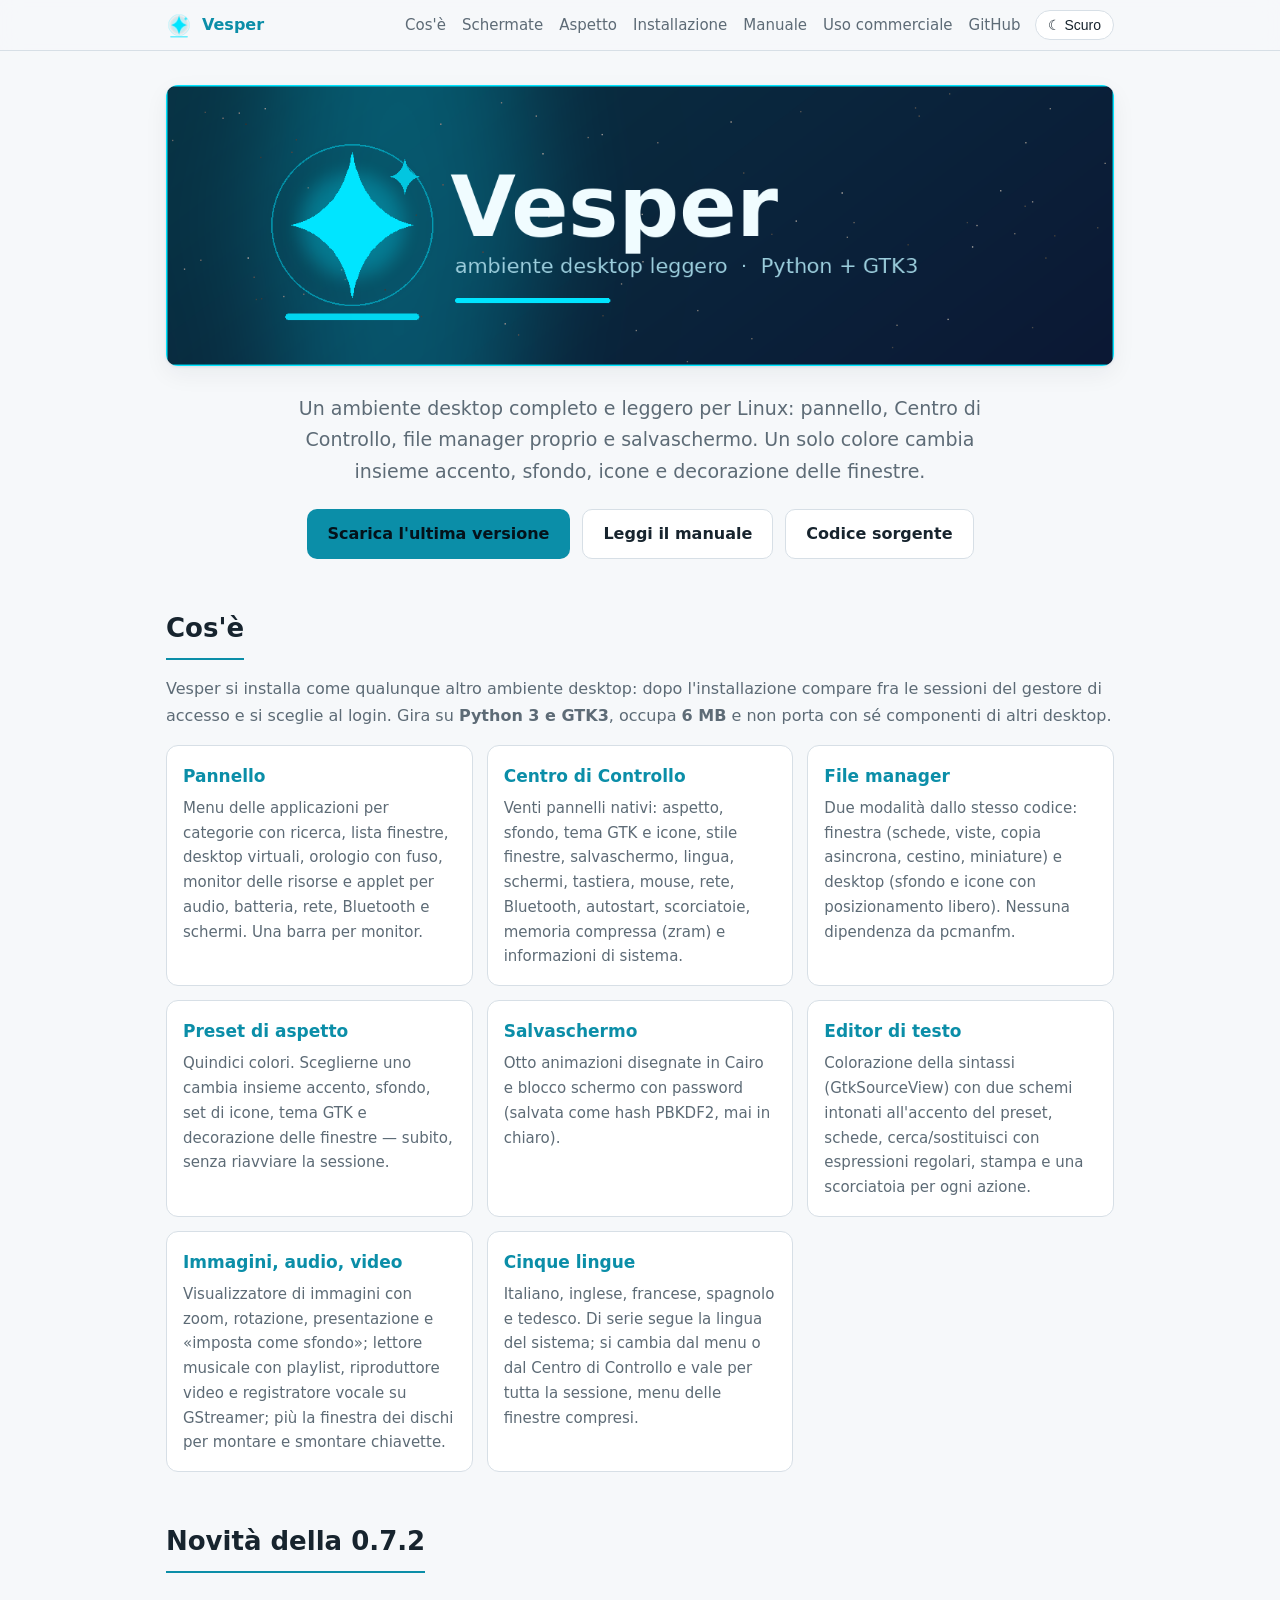
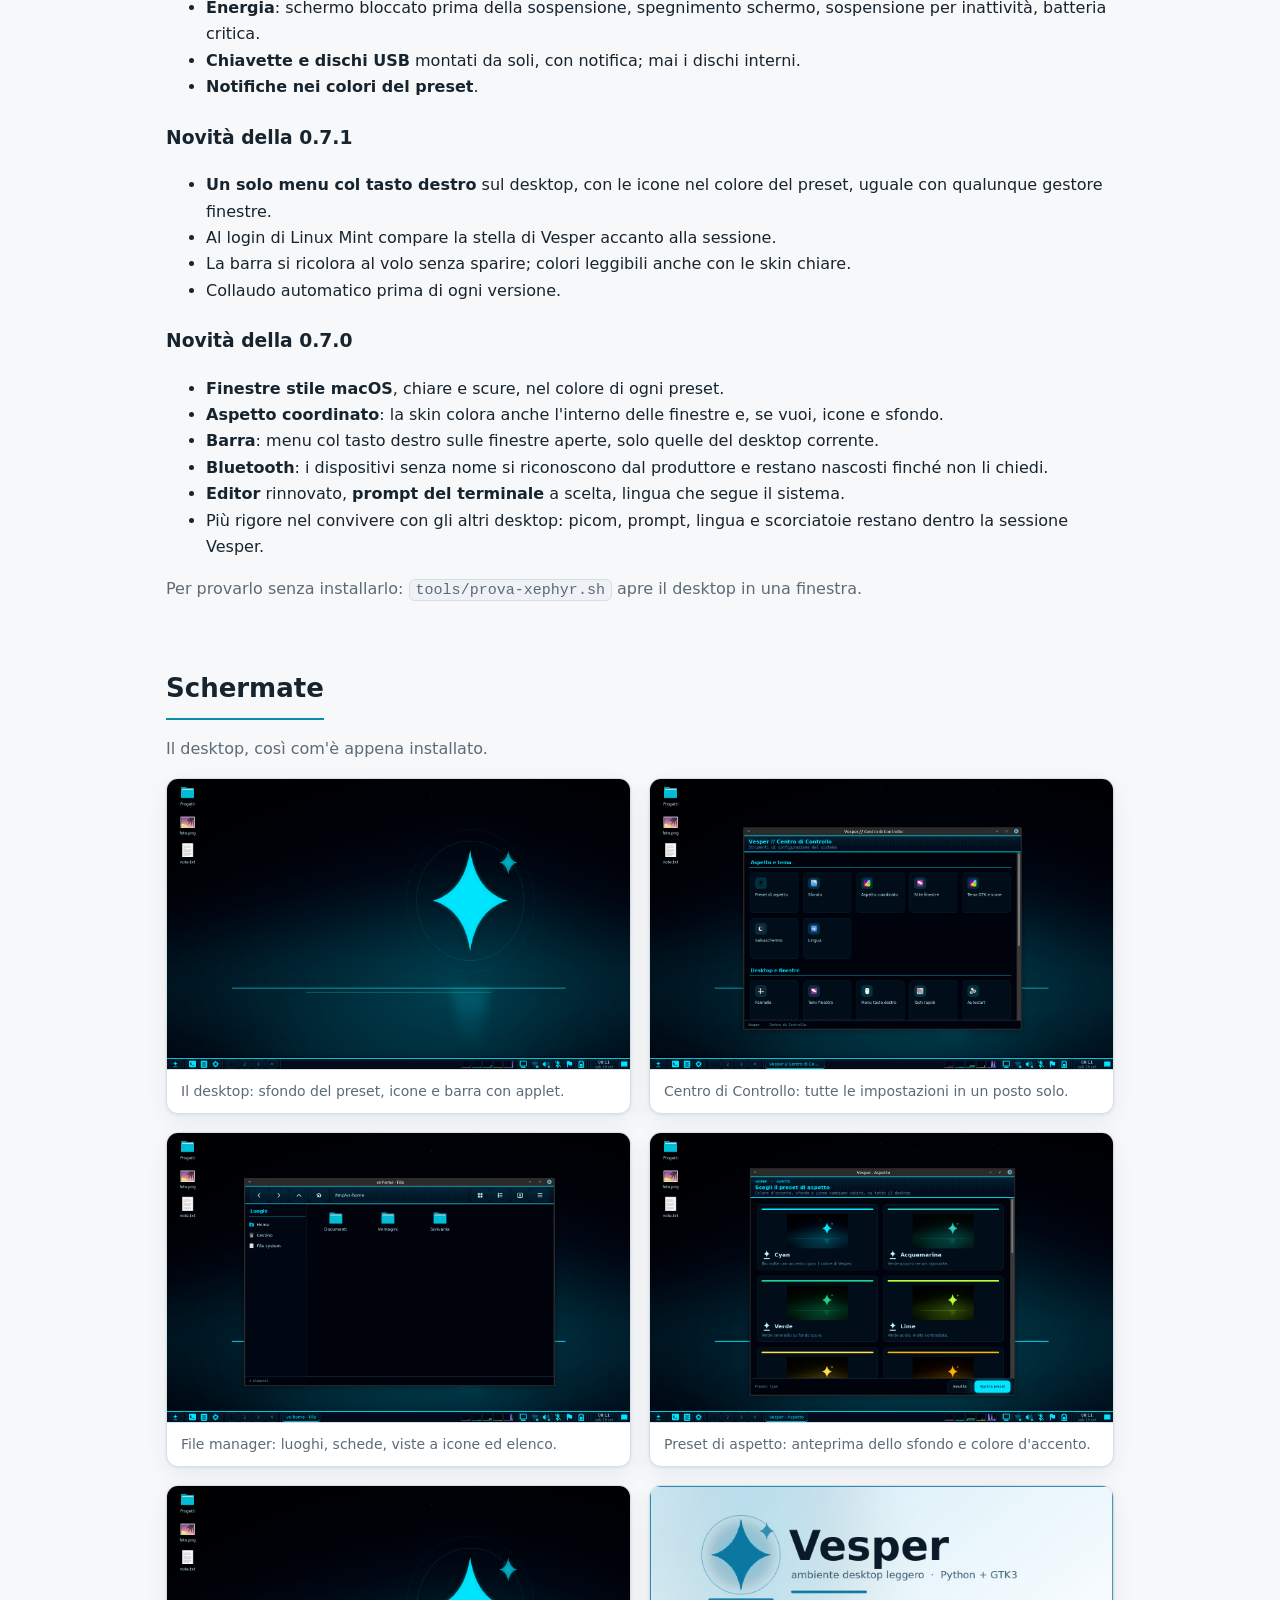
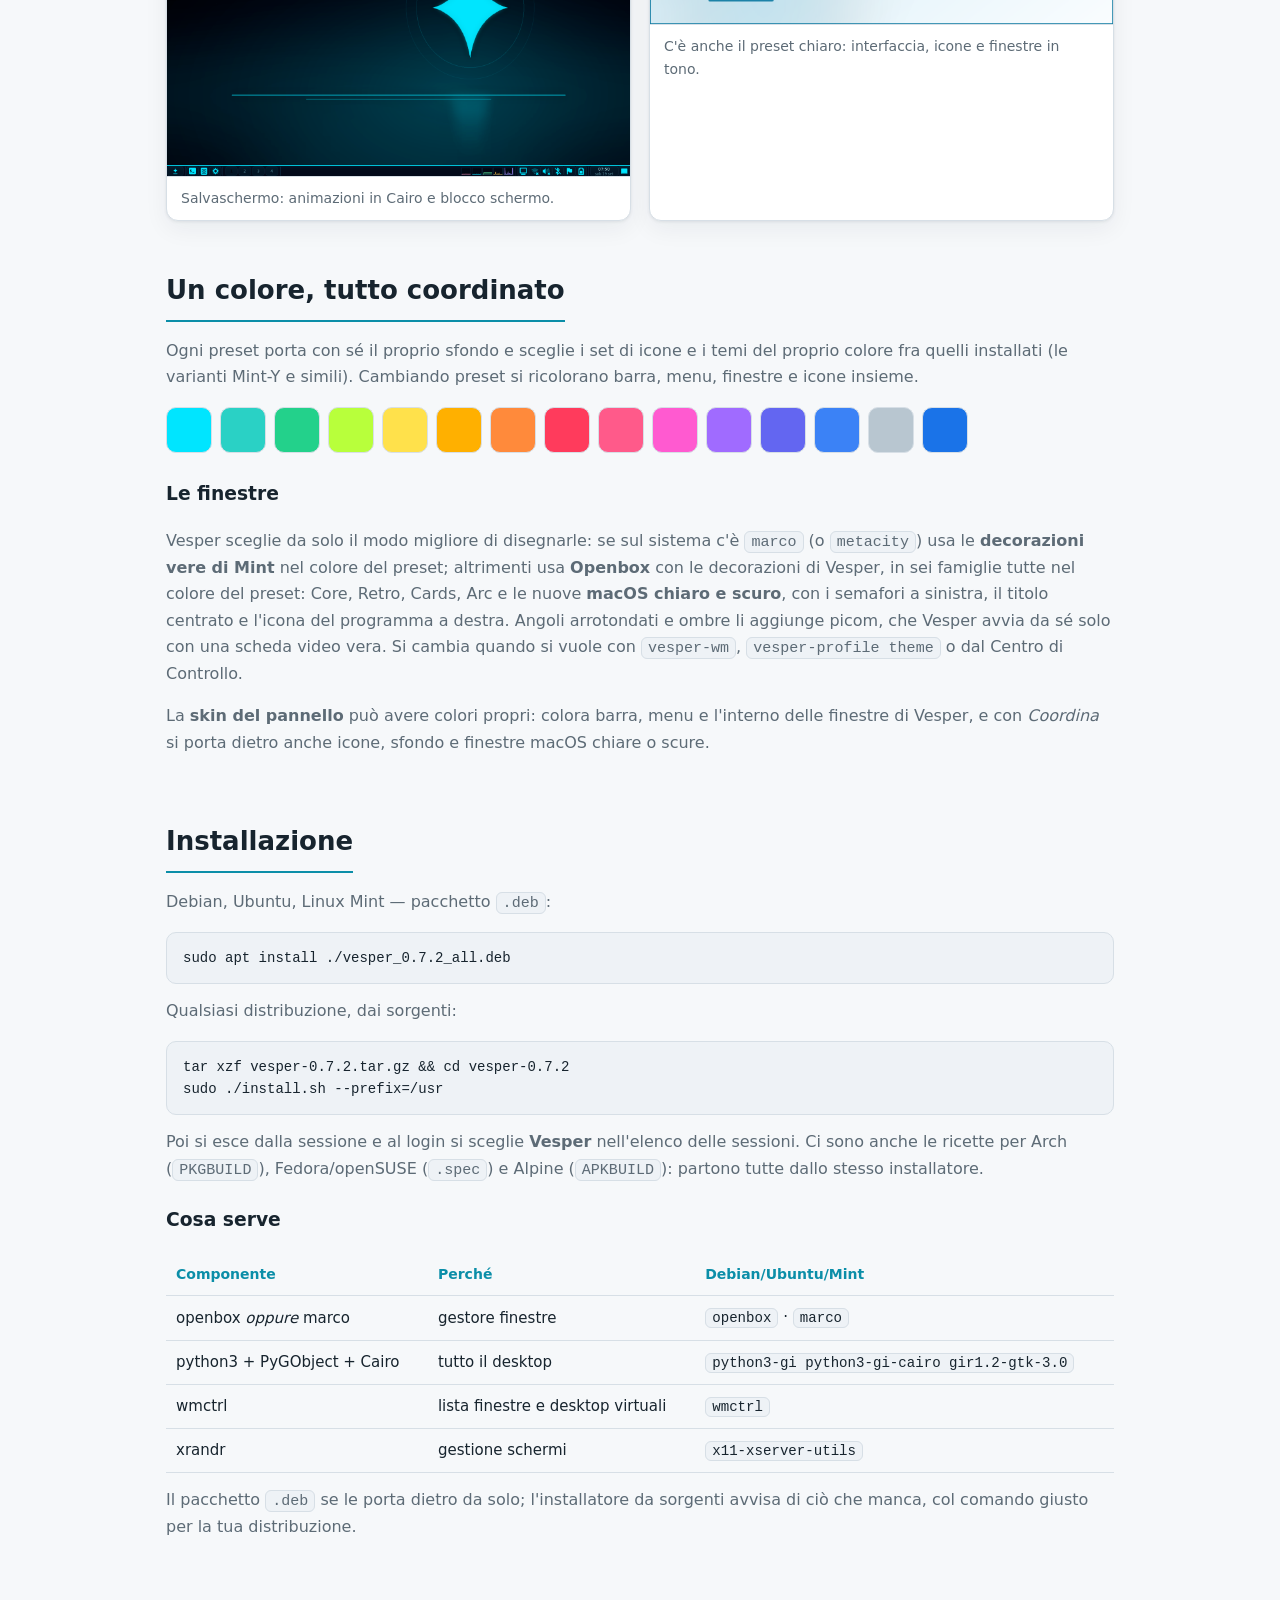
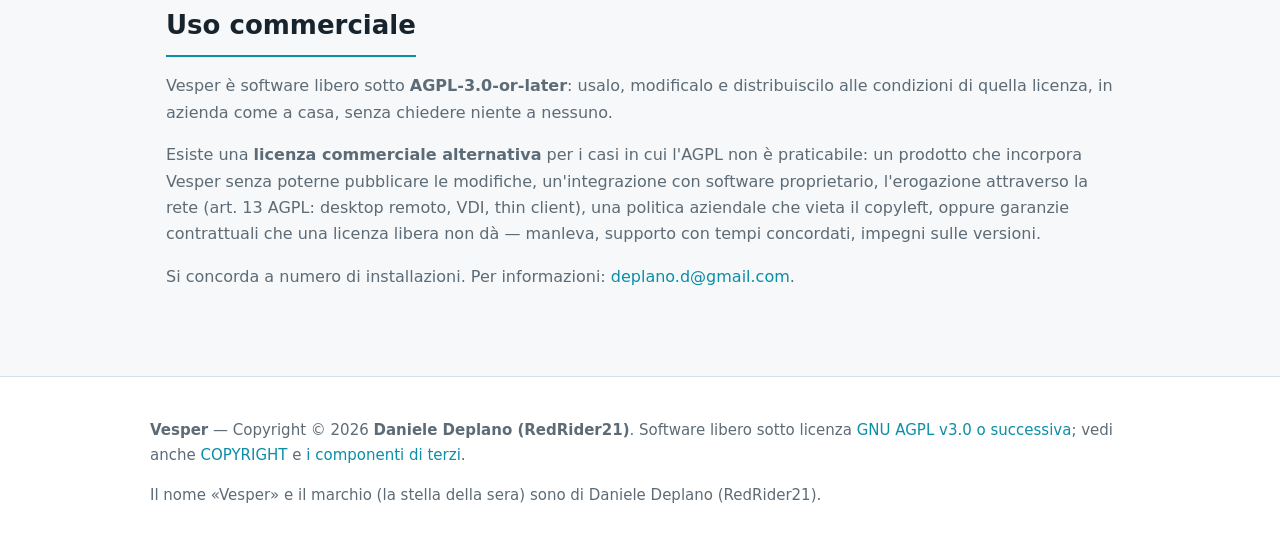
<file: docs/index.html>
<!DOCTYPE html>
<html lang="it">
<head>
<meta charset="utf-8">
<meta name="viewport" content="width=device-width, initial-scale=1">
<title>Vesper — ambiente desktop leggero per Linux</title>
<meta name="description" content="Vesper: ambiente desktop leggero in Python e GTK3. Pannello, Centro di Controllo, file manager, salvaschermo e preset di aspetto che cambiano insieme colore, sfondo, icone e finestre.">
<link rel="icon" href="img/logo-128.png" type="image/png">
<link rel="stylesheet" href="stile.css">
<meta property="og:title" content="Vesper — ambiente desktop leggero per Linux">
<meta property="og:description" content="Pannello, Centro di Controllo, file manager proprio e preset di aspetto che cambiano tutto insieme. Python + GTK3, 6 MB installati.">
<meta property="og:image" content="img/banner.png">
<script src="sito.js" defer></script>
</head>
<body>

<header class="top">
  <div class="riga">
    <a class="marchio" href="#"><img src="img/logo-128.png" alt="">Vesper</a>
    <nav>
      <a href="#cose">Cos'è</a>
      <a href="#schermate">Schermate</a>
      <a href="#aspetto">Aspetto</a>
      <a href="#installazione">Installazione</a>
      <a href="manuale.html">Manuale</a>
      <a href="#uso-commerciale">Uso commerciale</a>
      <a href="https://github.com/RedRider21/vesper">GitHub</a>
    </nav>
    <button class="tema" id="cambia-tema" type="button">☾ Scuro</button>
  </div>
</header>

<div class="copertina">
  <picture>
    <source media="(prefers-color-scheme: light)" srcset="img/banner.png">
    <img class="banner" src="img/banner.png" alt="Vesper — ambiente desktop leggero, Python + GTK3">
  </picture>
  <p class="claim">
    Un ambiente desktop completo e leggero per Linux: pannello, Centro di
    Controllo, file manager proprio e salvaschermo. Un solo colore cambia
    insieme accento, sfondo, icone e decorazione delle finestre.
  </p>
  <div class="bottoni">
    <a class="bottone" href="https://github.com/RedRider21/vesper/releases/latest">Scarica l'ultima versione</a>
    <a class="bottone secondario" href="manuale.html">Leggi il manuale</a>
    <a class="bottone secondario" href="https://github.com/RedRider21/vesper">Codice sorgente</a>
  </div>
</div>

<main>

<section id="cose">
  <h2>Cos'è</h2>
  <p class="intro">
    Vesper si installa come qualunque altro ambiente desktop: dopo
    l'installazione compare fra le sessioni del gestore di accesso e si sceglie
    al login. Gira su <strong>Python 3 e GTK3</strong>, occupa
    <strong>6 MB</strong> e non porta con sé componenti di altri desktop.
  </p>
  <div class="schede">
    <div class="scheda">
      <h3>Pannello</h3>
      <p>Menu delle applicazioni per categorie con ricerca, lista finestre,
         desktop virtuali, orologio con fuso, monitor delle risorse e applet per
         audio, batteria, rete, Bluetooth e schermi. Una barra per monitor.</p>
    </div>
    <div class="scheda">
      <h3>Centro di Controllo</h3>
      <p>Venti pannelli nativi: aspetto, sfondo, tema GTK e icone, stile
         finestre, salvaschermo, lingua, schermi, tastiera, mouse, rete,
         Bluetooth, autostart, scorciatoie, memoria compressa (zram) e
         informazioni di sistema.</p>
    </div>
    <div class="scheda">
      <h3>File manager</h3>
      <p>Due modalità dallo stesso codice: finestra (schede, viste, copia
         asincrona, cestino, miniature) e desktop (sfondo e icone con
         posizionamento libero). Nessuna dipendenza da pcmanfm.</p>
    </div>
    <div class="scheda">
      <h3>Preset di aspetto</h3>
      <p>Quindici colori. Sceglierne uno cambia insieme accento, sfondo, set di
         icone, tema GTK e decorazione delle finestre — subito, senza riavviare
         la sessione.</p>
    </div>
    <div class="scheda">
      <h3>Salvaschermo</h3>
      <p>Otto animazioni disegnate in Cairo e blocco schermo con password
         (salvata come hash PBKDF2, mai in chiaro).</p>
    </div>
    <div class="scheda">
      <h3>Editor di testo</h3>
      <p>Colorazione della sintassi (GtkSourceView) con due schemi intonati
         all'accento del preset, schede, cerca/sostituisci con espressioni
         regolari, stampa e una scorciatoia per ogni azione.</p>
    </div>
    <div class="scheda">
      <h3>Immagini, audio, video</h3>
      <p>Visualizzatore di immagini con zoom, rotazione, presentazione e
         «imposta come sfondo»; lettore musicale con playlist, riproduttore
         video e registratore vocale su GStreamer; più la finestra dei dischi
         per montare e smontare chiavette.</p>
    </div>
    <div class="scheda">
      <h3>Cinque lingue</h3>
      <p>Italiano, inglese, francese, spagnolo e tedesco. Di serie segue la
         lingua del sistema; si cambia dal menu o dal Centro di Controllo e vale
         per tutta la sessione, menu delle finestre compresi.</p>
    </div>
  </div>
</section>

<section id="novita">
  <h2>Novità della 0.7.2</h2>
  <ul class="intro">
    <li><strong>Energia</strong>: schermo bloccato prima della sospensione, spegnimento schermo, sospensione per inattività, batteria critica.</li>
    <li><strong>Chiavette e dischi USB</strong> montati da soli, con notifica; mai i dischi interni.</li>
    <li><strong>Notifiche nei colori del preset</strong>.</li>
  </ul>
  <h3 style="margin-top:22px">Novità della 0.7.1</h3>
  <ul class="intro">
    <li><strong>Un solo menu col tasto destro</strong> sul desktop, con le icone nel colore del preset, uguale con qualunque gestore finestre.</li>
    <li>Al login di Linux Mint compare la stella di Vesper accanto alla sessione.</li>
    <li>La barra si ricolora al volo senza sparire; colori leggibili anche con le skin chiare.</li>
    <li>Collaudo automatico prima di ogni versione.</li>
  </ul>
  <h3 style="margin-top:22px">Novità della 0.7.0</h3>
  <ul class="intro">
    <li><strong>Finestre stile macOS</strong>, chiare e scure, nel colore di ogni preset.</li>
    <li><strong>Aspetto coordinato</strong>: la skin colora anche l'interno delle finestre e, se vuoi, icone e sfondo.</li>
    <li><strong>Barra</strong>: menu col tasto destro sulle finestre aperte, solo quelle del desktop corrente.</li>
    <li><strong>Bluetooth</strong>: i dispositivi senza nome si riconoscono dal produttore e restano nascosti finché non li chiedi.</li>
    <li><strong>Editor</strong> rinnovato, <strong>prompt del terminale</strong> a scelta, lingua che segue il sistema.</li>
    <li>Più rigore nel convivere con gli altri desktop: picom, prompt, lingua e scorciatoie restano dentro la sessione Vesper.</li>
  </ul>
  <p class="intro">Per provarlo senza installarlo: <code>tools/prova-xephyr.sh</code> apre il desktop in una finestra.</p>
</section>

<section id="schermate">
  <h2>Schermate</h2>
  <p class="intro">Il desktop, così com'è appena installato.</p>
  <div class="griglia">
    <figure class="scatto">
      <img src="img/desktop.png" alt="Il desktop di Vesper con sfondo, icone e barra inferiore">
      <figcaption>Il desktop: sfondo del preset, icone e barra con applet.</figcaption>
    </figure>
    <figure class="scatto">
      <img src="img/centro-controllo.png" alt="Centro di Controllo di Vesper">
      <figcaption>Centro di Controllo: tutte le impostazioni in un posto solo.</figcaption>
    </figure>
    <figure class="scatto">
      <img src="img/file-manager.png" alt="File manager di Vesper">
      <figcaption>File manager: luoghi, schede, viste a icone ed elenco.</figcaption>
    </figure>
    <figure class="scatto">
      <img src="img/preset.png" alt="Selettore dei preset di aspetto">
      <figcaption>Preset di aspetto: anteprima dello sfondo e colore d'accento.</figcaption>
    </figure>
    <figure class="scatto">
      <img src="img/salvaschermo.png" alt="Salvaschermo di Vesper">
      <figcaption>Salvaschermo: animazioni in Cairo e blocco schermo.</figcaption>
    </figure>
    <figure class="scatto">
      <img src="img/banner-chiaro.png" alt="Vesper nella variante chiara">
      <figcaption>C'è anche il preset chiaro: interfaccia, icone e finestre in tono.</figcaption>
    </figure>
  </div>
</section>

<section id="aspetto">
  <h2>Un colore, tutto coordinato</h2>
  <p class="intro">
    Ogni preset porta con sé il proprio sfondo e sceglie i set di icone e i temi
    del proprio colore fra quelli installati (le varianti Mint-Y e simili).
    Cambiando preset si ricolorano barra, menu, finestre e icone insieme.
  </p>
  <div class="tavolozza">
    <span class="tinta" style="background:#00e5ff" title="Cyan"></span>
    <span class="tinta" style="background:#2ad1c5" title="Acquamarina"></span>
    <span class="tinta" style="background:#23d18b" title="Verde"></span>
    <span class="tinta" style="background:#b8ff3b" title="Lime"></span>
    <span class="tinta" style="background:#ffe14b" title="Giallo"></span>
    <span class="tinta" style="background:#ffb000" title="Ambra"></span>
    <span class="tinta" style="background:#ff8a3b" title="Arancio"></span>
    <span class="tinta" style="background:#ff3b5c" title="Rosso"></span>
    <span class="tinta" style="background:#ff5a8a" title="Rosa"></span>
    <span class="tinta" style="background:#ff5ad0" title="Magenta"></span>
    <span class="tinta" style="background:#a06bff" title="Viola"></span>
    <span class="tinta" style="background:#6366f1" title="Indaco"></span>
    <span class="tinta" style="background:#3b82f6" title="Blu"></span>
    <span class="tinta" style="background:#b8c6d0" title="Argento"></span>
    <span class="tinta" style="background:#1a73e8" title="Bianco (chiaro)"></span>
  </div>

  <h3 style="margin-top:26px">Le finestre</h3>
  <p class="intro">
    Vesper sceglie da solo il modo migliore di disegnarle: se sul sistema c'è
    <code>marco</code> (o <code>metacity</code>) usa le <strong>decorazioni vere
    di Mint</strong> nel colore del preset; altrimenti usa <strong>Openbox</strong>
    con le decorazioni di Vesper, in sei famiglie tutte nel colore del preset:
    Core, Retro, Cards, Arc e le nuove <strong>macOS chiaro e scuro</strong>,
    con i semafori a sinistra, il titolo centrato e l'icona del programma a
    destra. Angoli arrotondati e ombre li aggiunge picom, che Vesper avvia da
    sé solo con una scheda video vera. Si cambia quando si vuole con
    <code>vesper-wm</code>, <code>vesper-profile theme</code> o dal Centro di
    Controllo.
  </p>
  <p class="intro">
    La <strong>skin del pannello</strong> può avere colori propri: colora barra,
    menu e l'interno delle finestre di Vesper, e con <em>Coordina</em> si porta
    dietro anche icone, sfondo e finestre macOS chiare o scure.
  </p>
</section>

<section id="installazione">
  <h2>Installazione</h2>
  <p class="intro">Debian, Ubuntu, Linux Mint — pacchetto <code>.deb</code>:</p>
<pre>sudo apt install ./vesper_0.7.2_all.deb</pre>
  <p class="intro">Qualsiasi distribuzione, dai sorgenti:</p>
<pre>tar xzf vesper-0.7.2.tar.gz &amp;&amp; cd vesper-0.7.2
sudo ./install.sh --prefix=/usr</pre>
  <p class="intro">
    Poi si esce dalla sessione e al login si sceglie <strong>Vesper</strong>
    nell'elenco delle sessioni. Ci sono anche le ricette per Arch
    (<code>PKGBUILD</code>), Fedora/openSUSE (<code>.spec</code>) e Alpine
    (<code>APKBUILD</code>): partono tutte dallo stesso installatore.
  </p>

  <h3 style="margin-top:22px">Cosa serve</h3>
  <table>
    <tr><th>Componente</th><th>Perché</th><th>Debian/Ubuntu/Mint</th></tr>
    <tr><td>openbox <em>oppure</em> marco</td><td>gestore finestre</td><td><code>openbox</code> · <code>marco</code></td></tr>
    <tr><td>python3 + PyGObject + Cairo</td><td>tutto il desktop</td><td><code>python3-gi python3-gi-cairo gir1.2-gtk-3.0</code></td></tr>
    <tr><td>wmctrl</td><td>lista finestre e desktop virtuali</td><td><code>wmctrl</code></td></tr>
    <tr><td>xrandr</td><td>gestione schermi</td><td><code>x11-xserver-utils</code></td></tr>
  </table>
  <p class="intro">
    Il pacchetto <code>.deb</code> se le porta dietro da solo; l'installatore da
    sorgenti avvisa di ciò che manca, col comando giusto per la tua
    distribuzione.
  </p>
</section>

<section id="uso-commerciale">
  <h2>Uso commerciale</h2>
  <p class="intro">
    Vesper è software libero sotto <strong>AGPL-3.0-or-later</strong>: usalo,
    modificalo e distribuiscilo alle condizioni di quella licenza, in azienda
    come a casa, senza chiedere niente a nessuno.
  </p>
  <p class="intro">
    Esiste una <strong>licenza commerciale alternativa</strong> per i casi in
    cui l'AGPL non è praticabile: un prodotto che incorpora Vesper senza poterne
    pubblicare le modifiche, un'integrazione con software proprietario,
    l'erogazione attraverso la rete (art. 13 AGPL: desktop remoto, VDI, thin
    client), una politica aziendale che vieta il copyleft, oppure garanzie
    contrattuali che una licenza libera non dà — manleva, supporto con tempi
    concordati, impegni sulle versioni.
  </p>
  <p class="intro">
    Si concorda a numero di installazioni.
    Per informazioni: <a href="mailto:deplano.d@gmail.com">deplano.d@gmail.com</a>.
  </p>
</section>

</main>

<footer class="fondo">
  <div class="riga">
    <p><strong>Vesper</strong> — Copyright © 2026 <strong>Daniele Deplano (RedRider21)</strong>.
       Software libero sotto licenza
       <a href="https://github.com/RedRider21/vesper/blob/master/LICENSE">GNU AGPL v3.0 o successiva</a>;
       vedi anche <a href="https://github.com/RedRider21/vesper/blob/master/COPYRIGHT">COPYRIGHT</a>
       e <a href="https://github.com/RedRider21/vesper/blob/master/THIRD-PARTY.md">i componenti di terzi</a>.</p>
    <p>Il nome «Vesper» e il marchio (la stella della sera) sono di Daniele Deplano (RedRider21).</p>
  </div>
</footer>

<button id="torna-su" type="button" title="Torna all'inizio" aria-label="Torna all'inizio">↑</button>

</body>
</html>
</file>
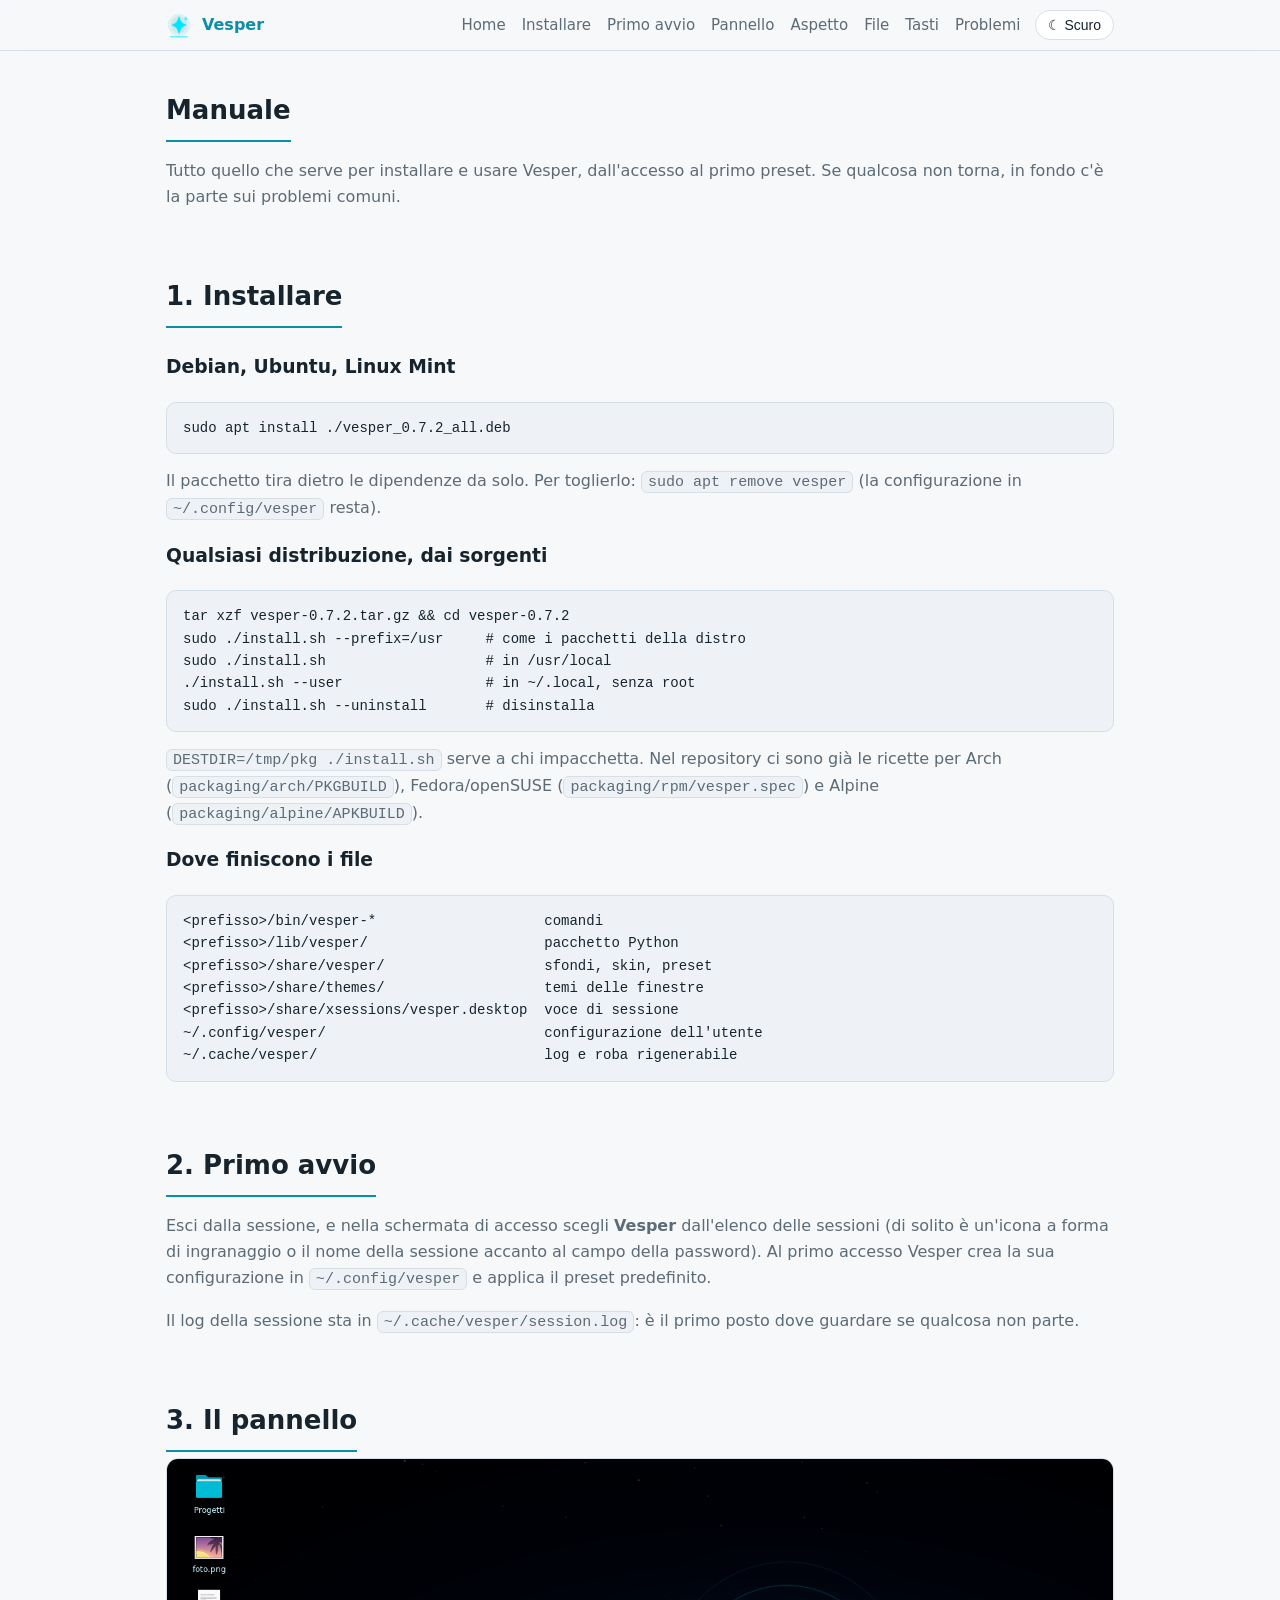
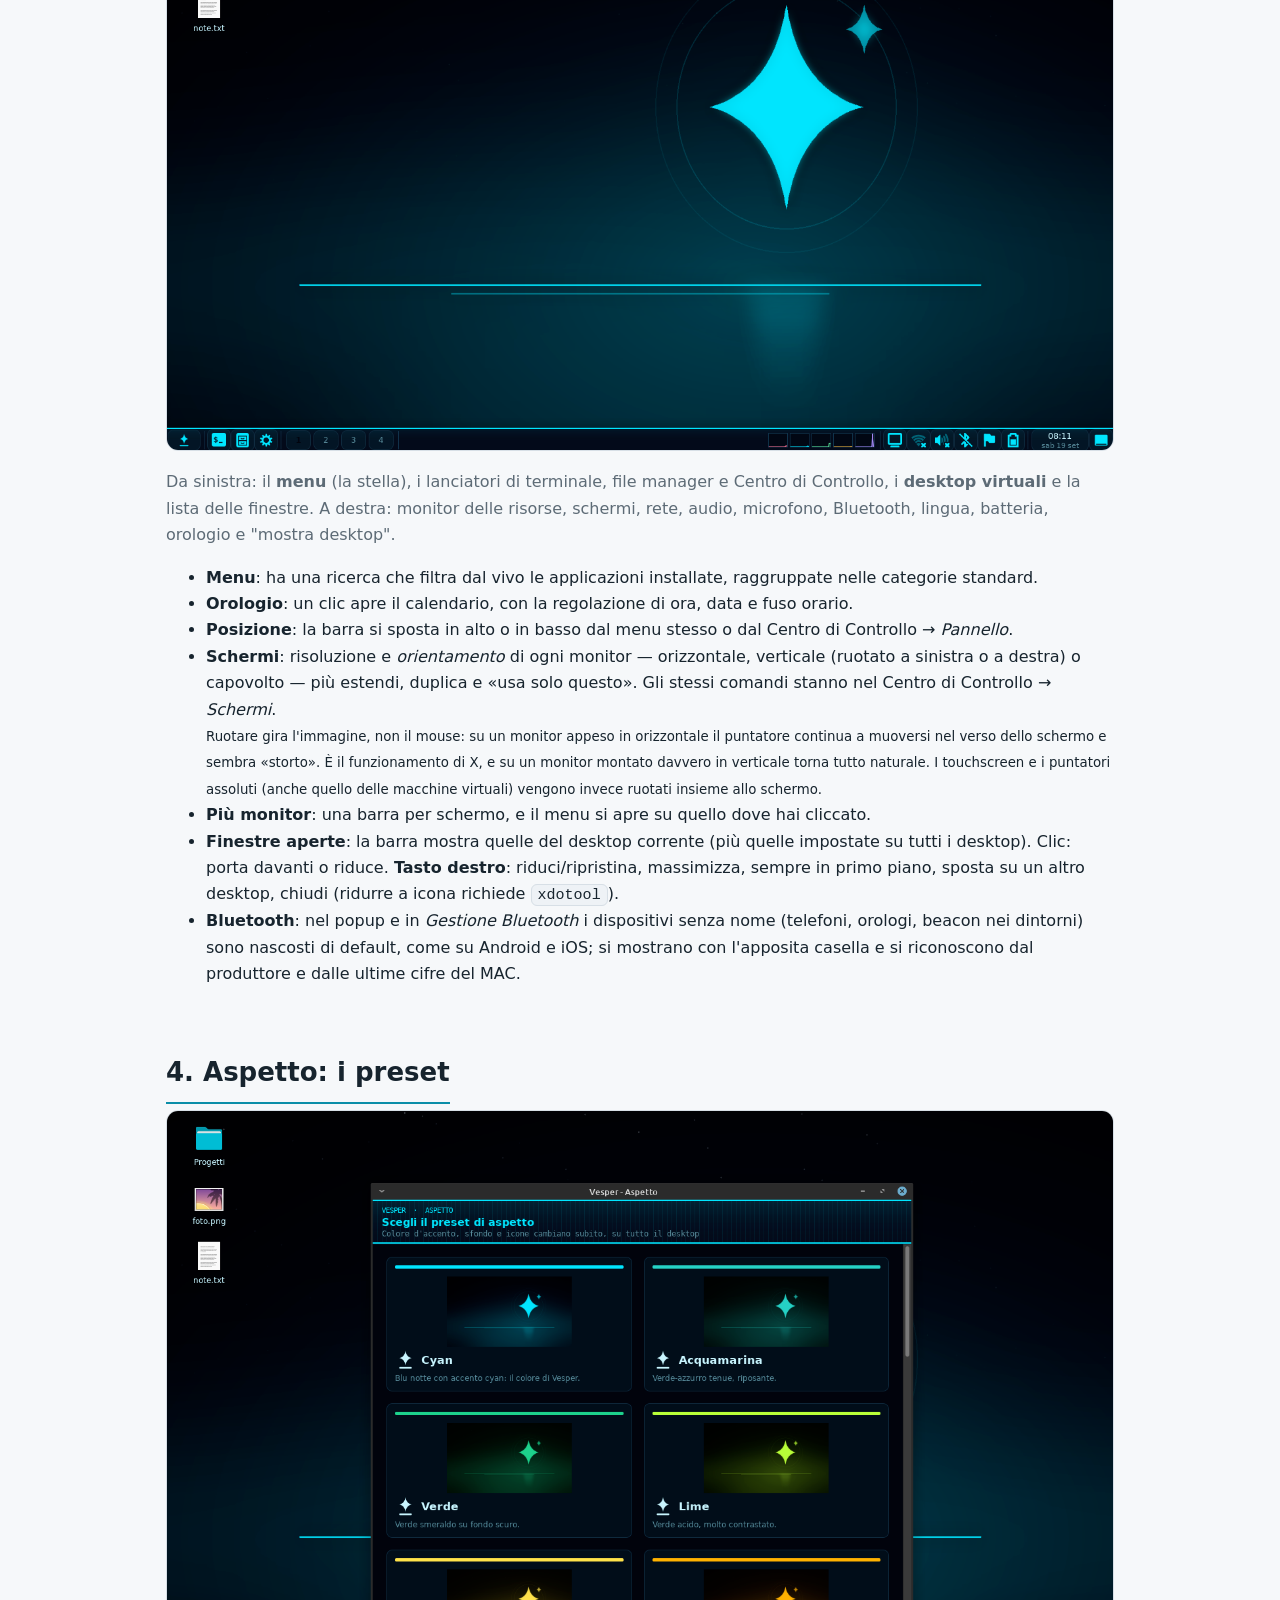
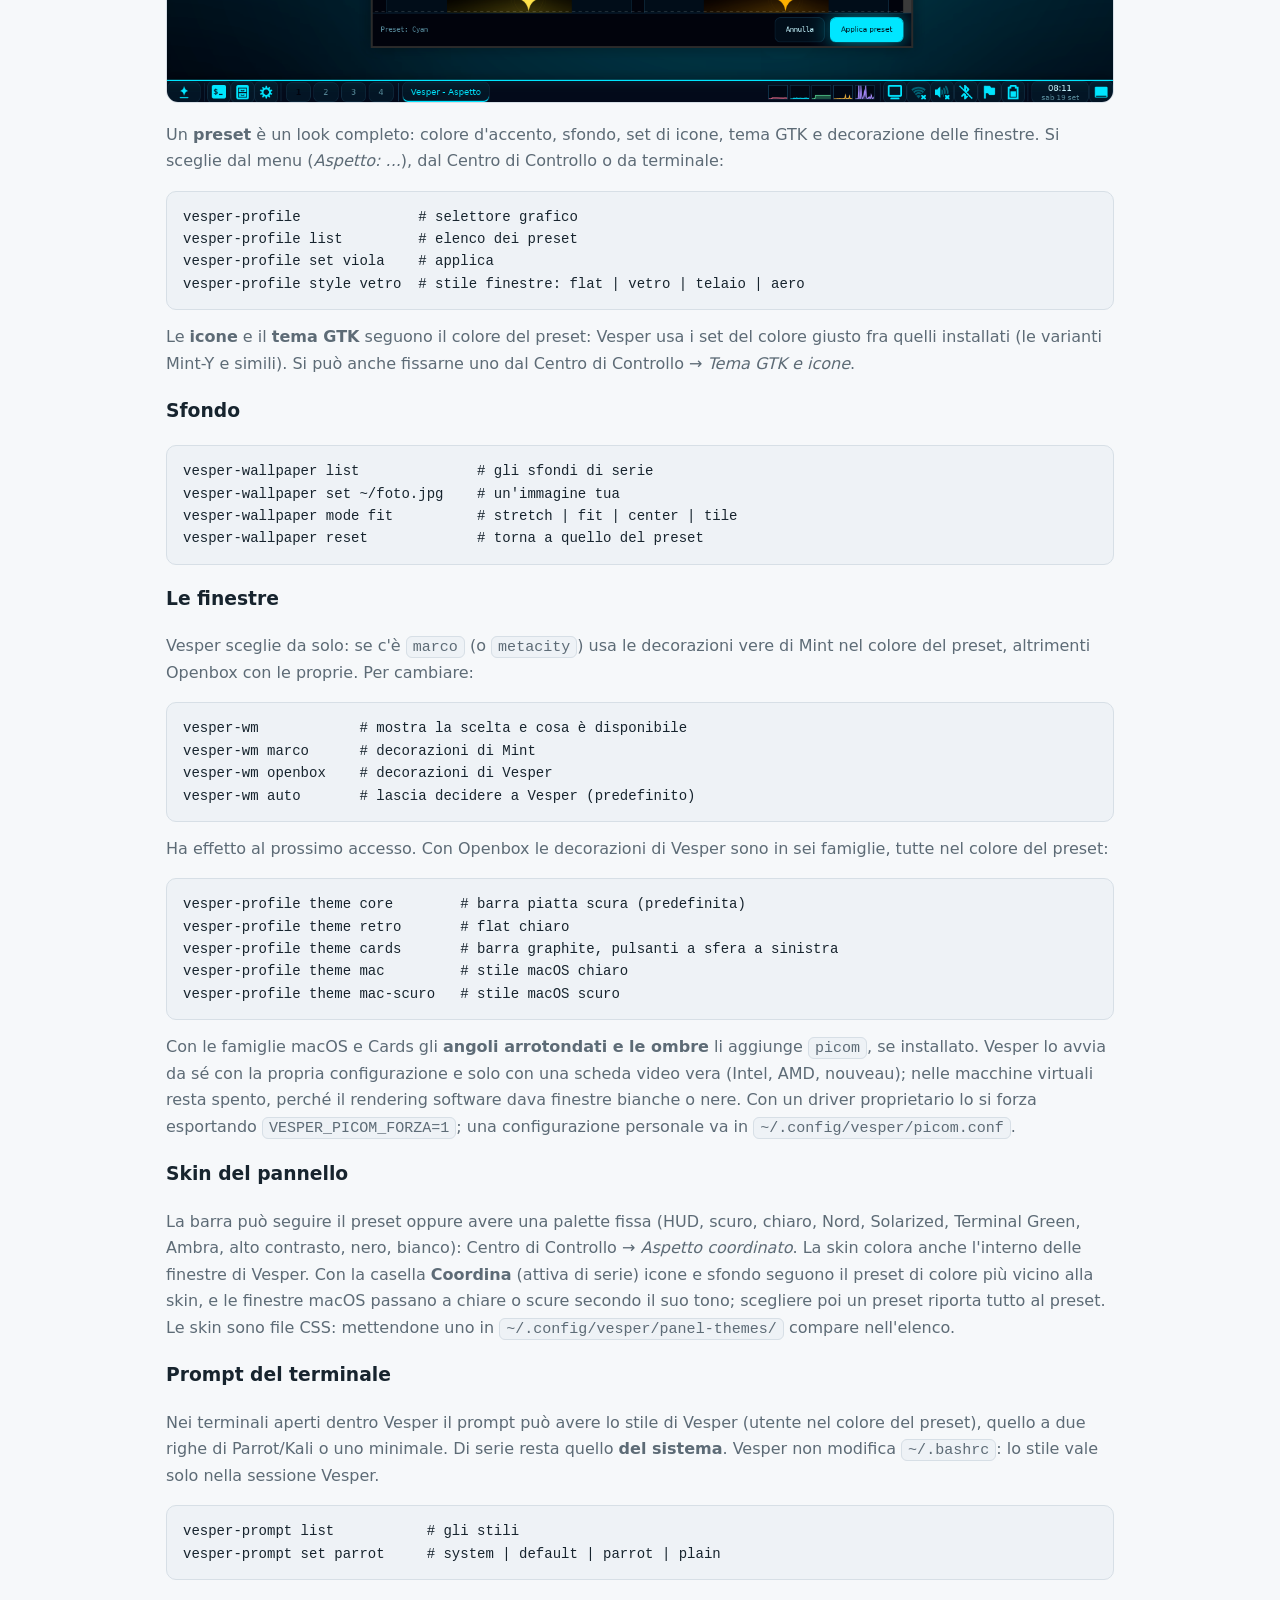
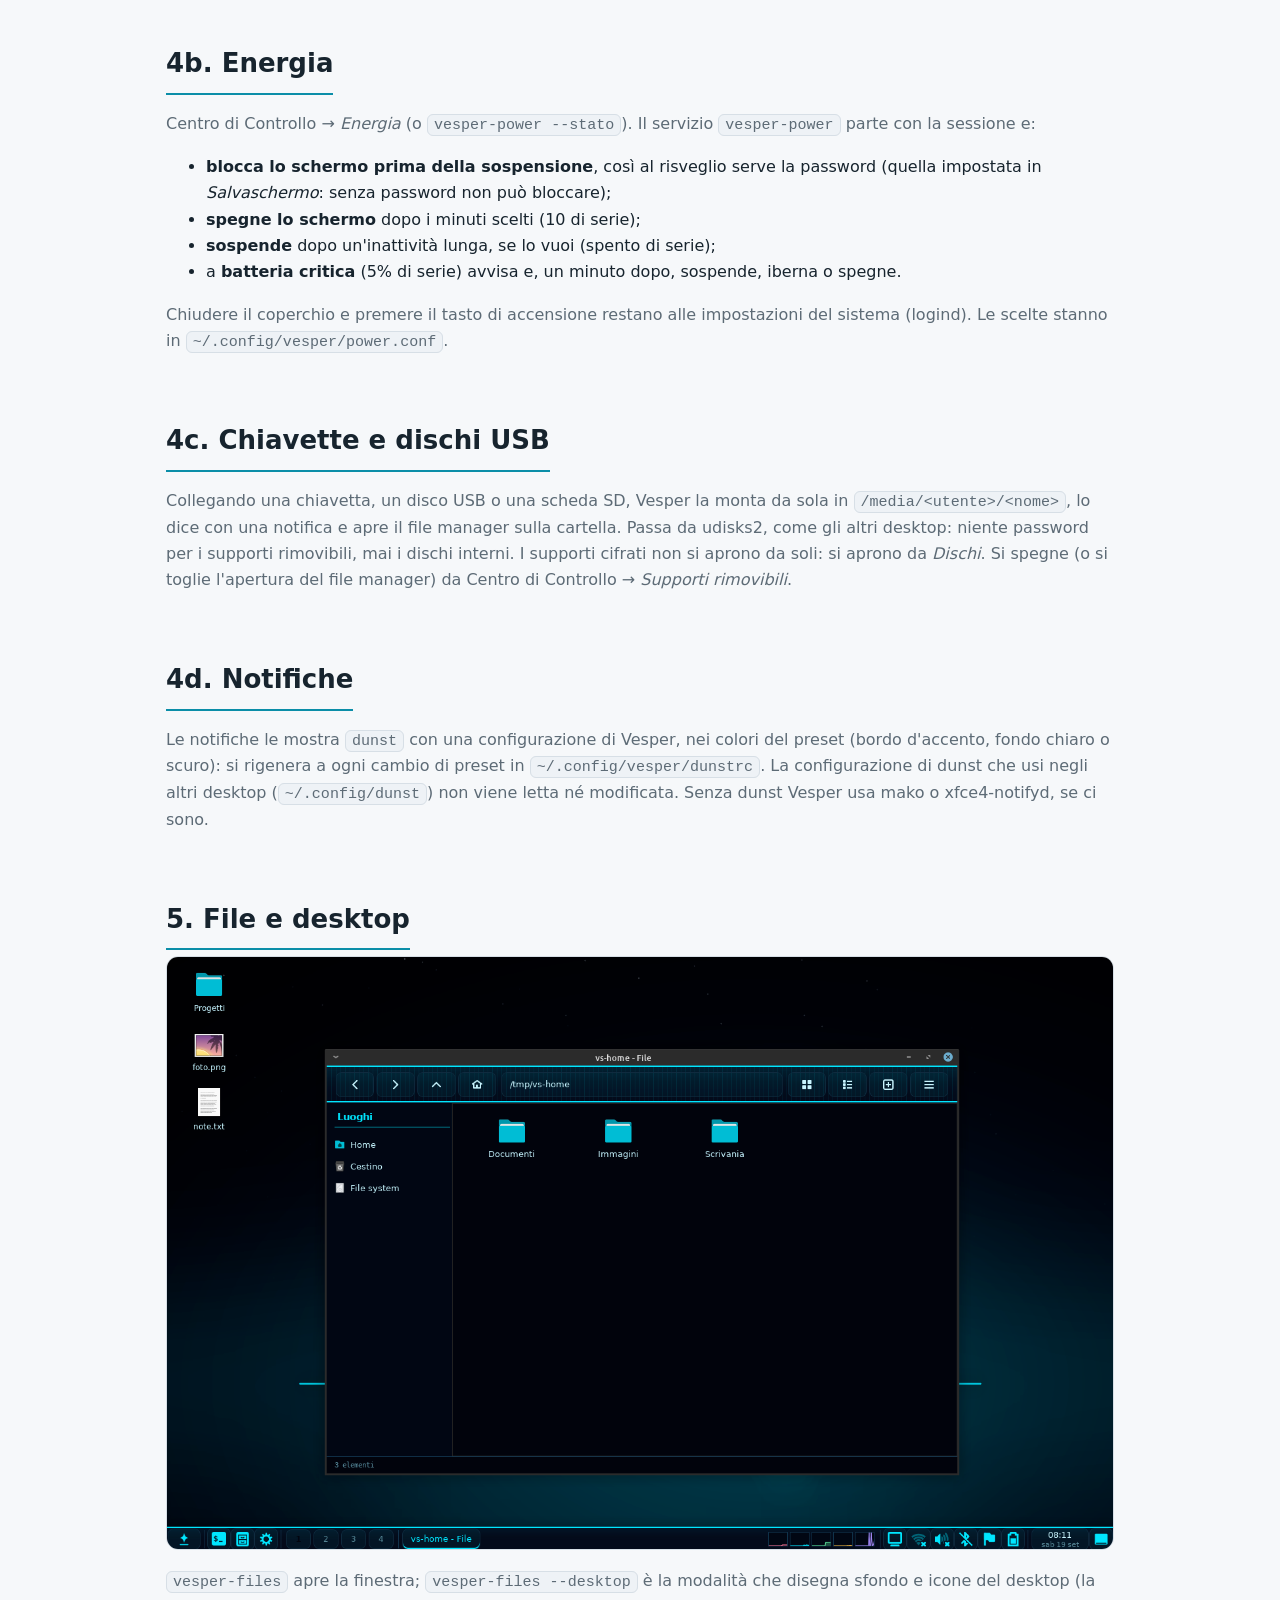
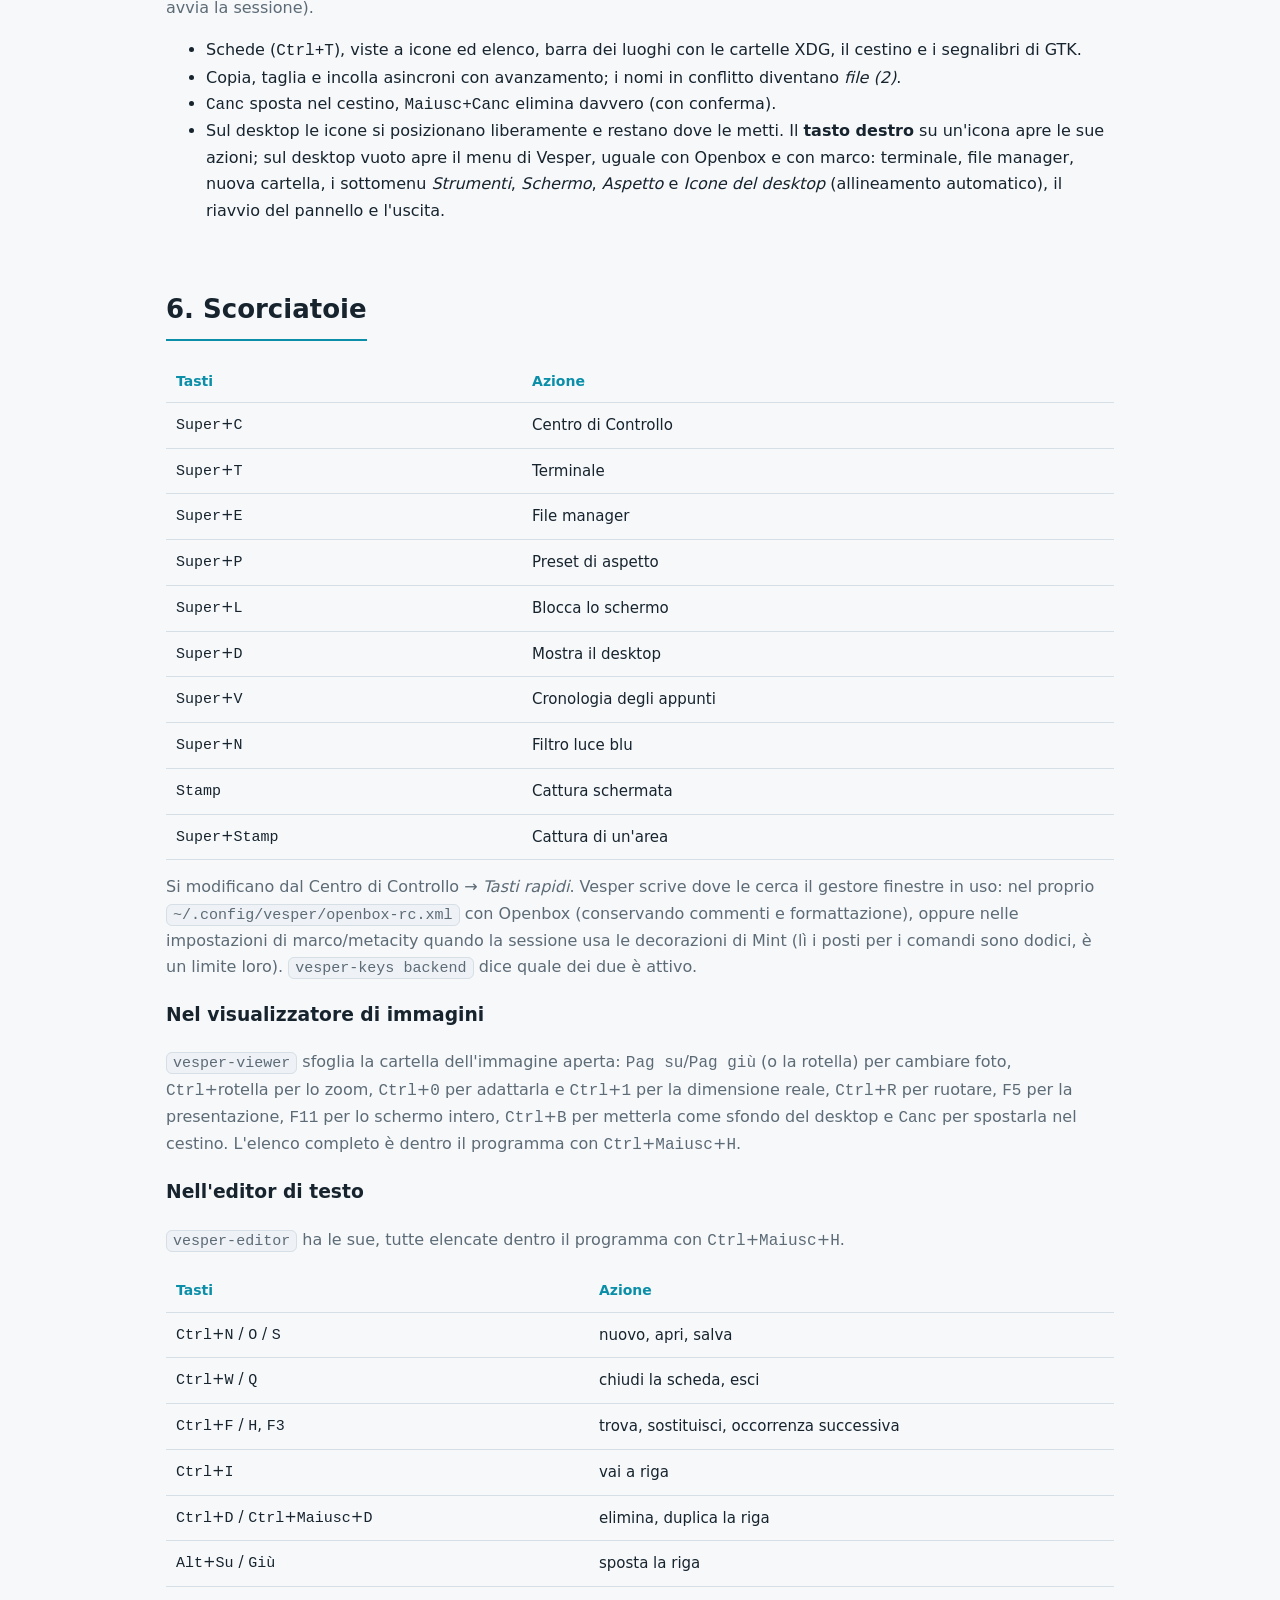
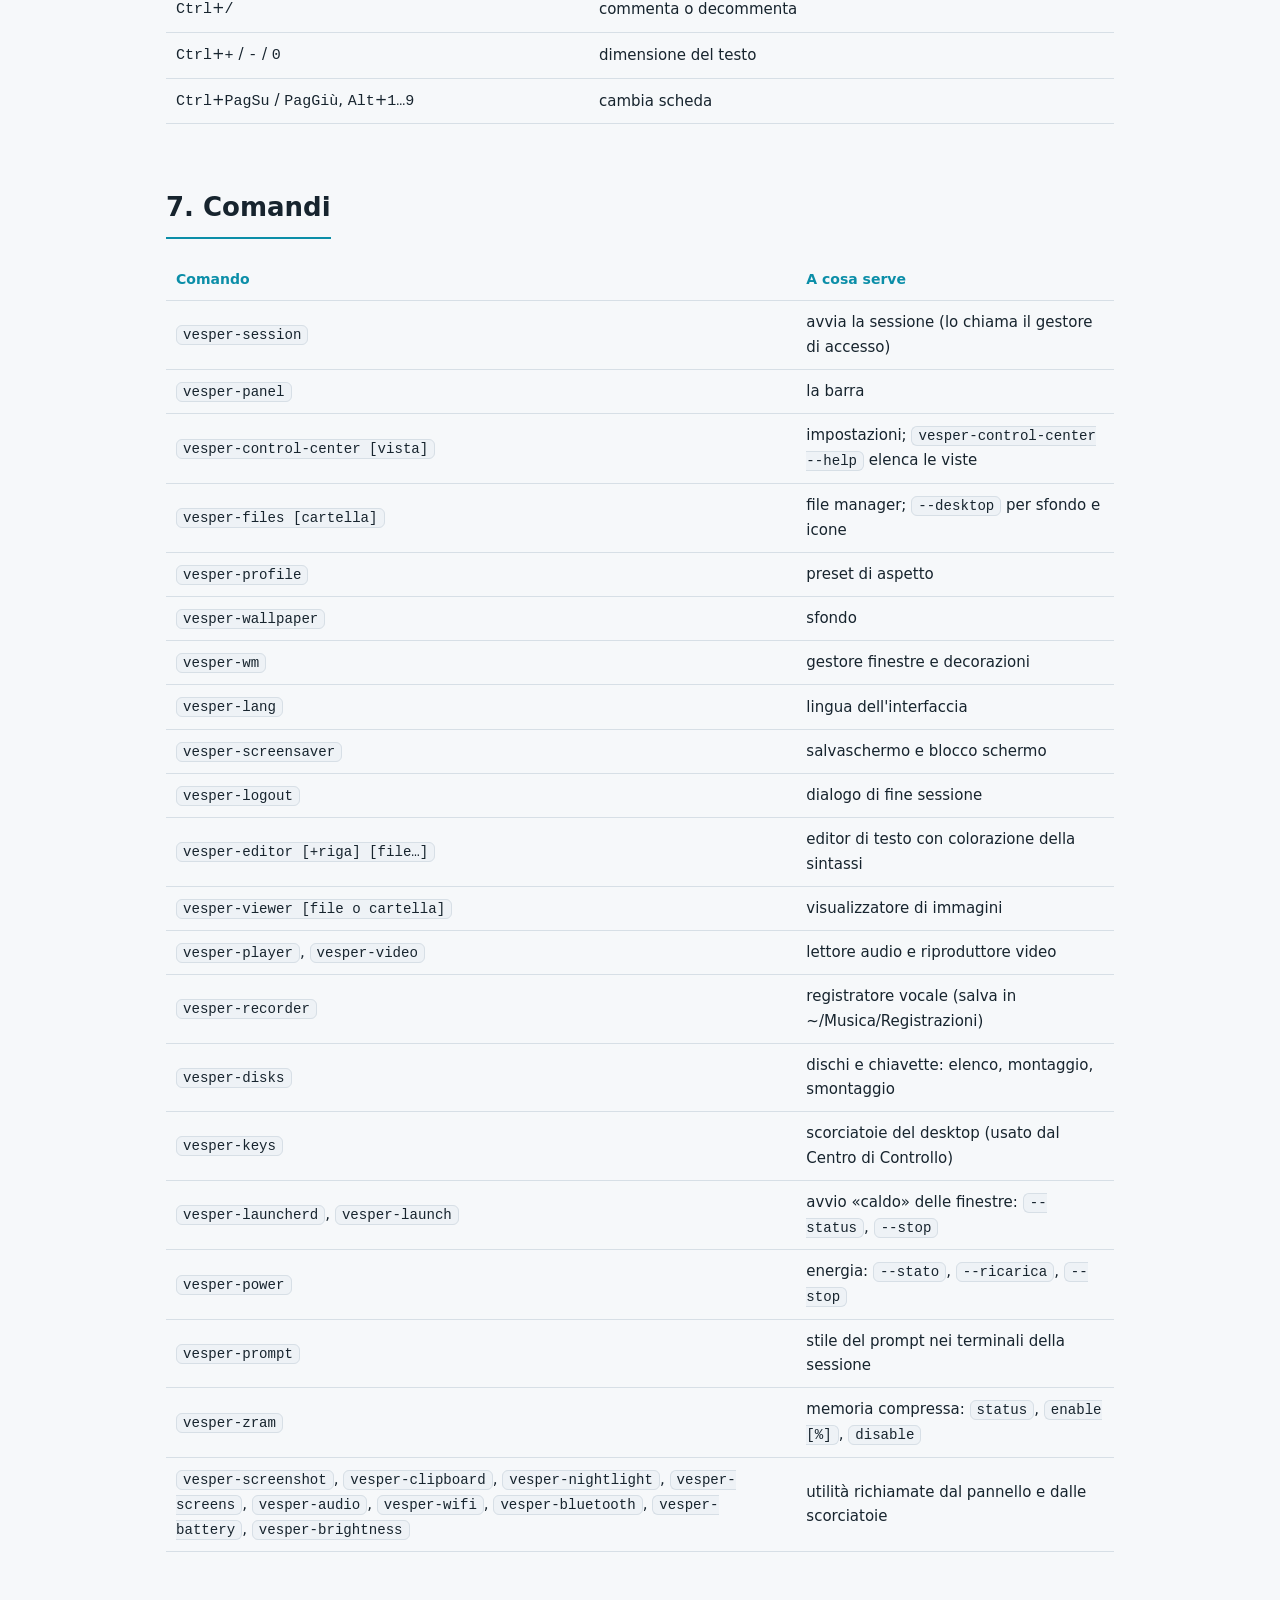
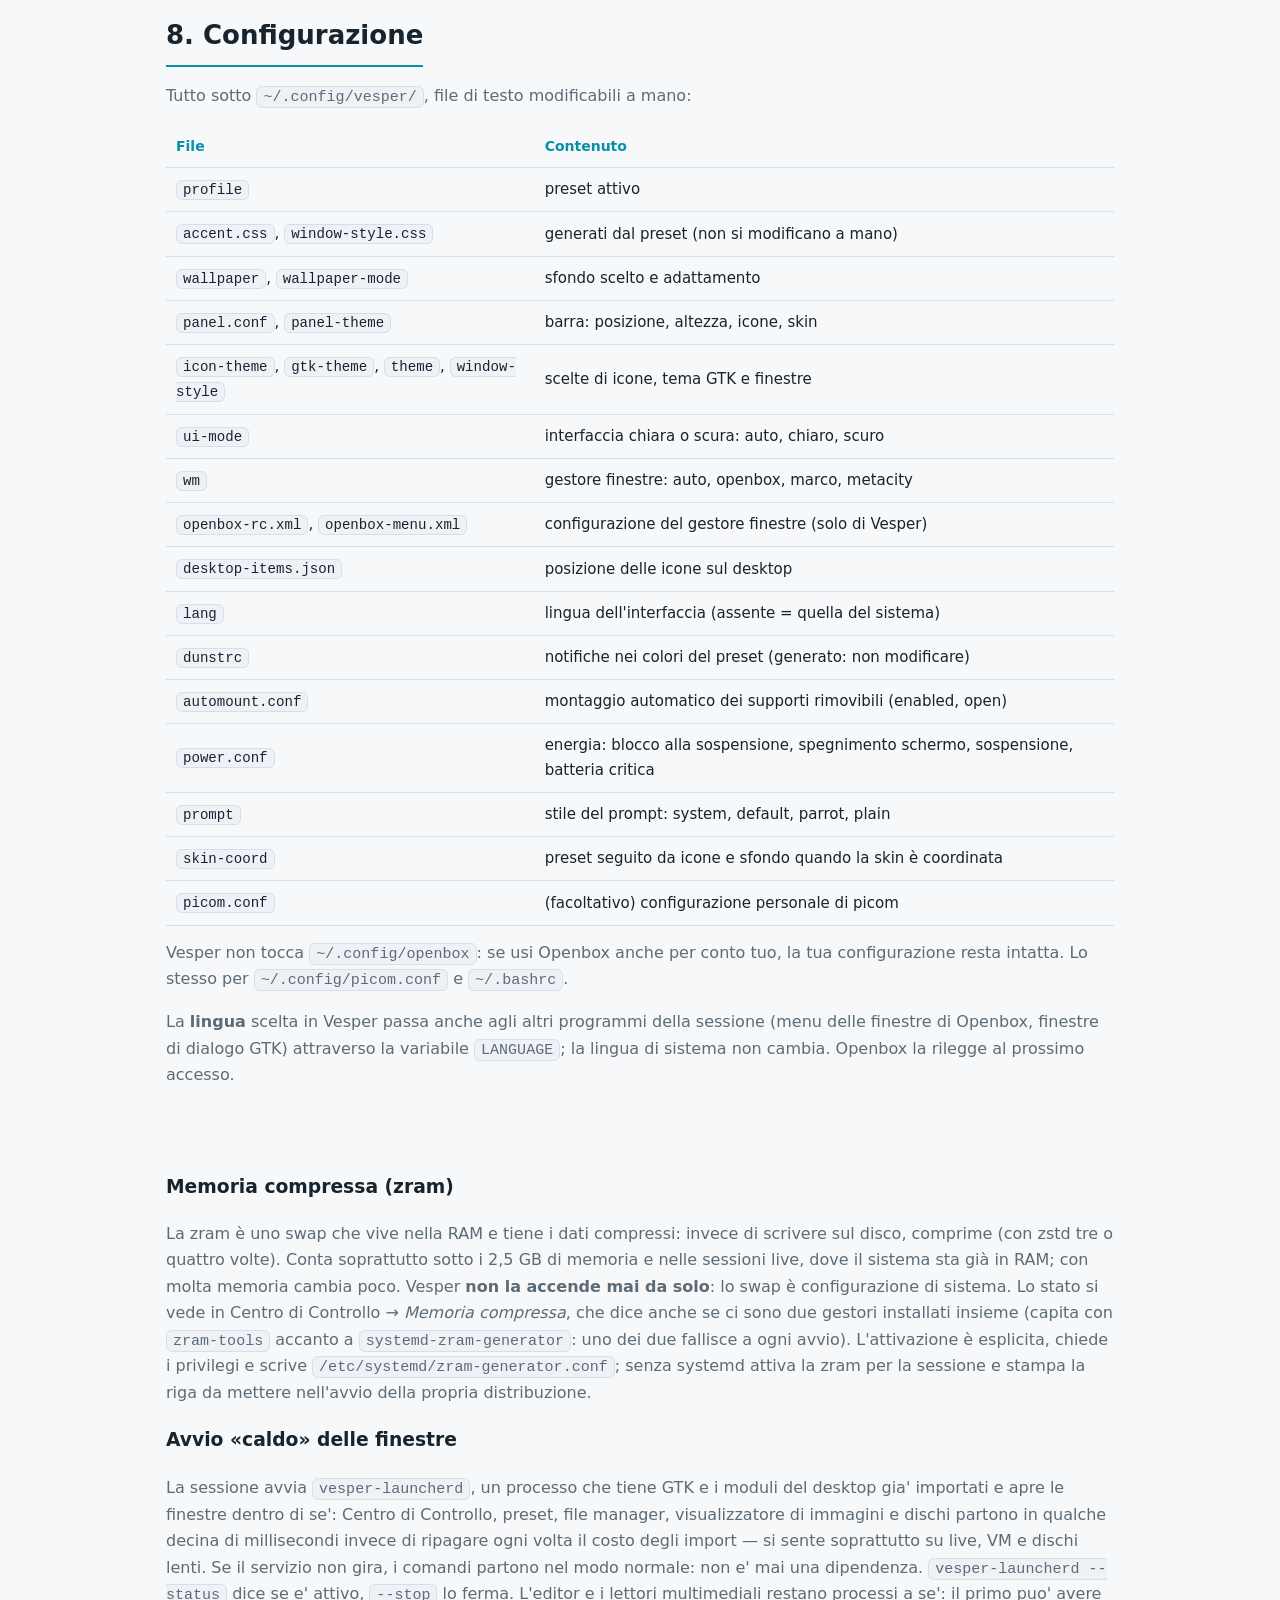
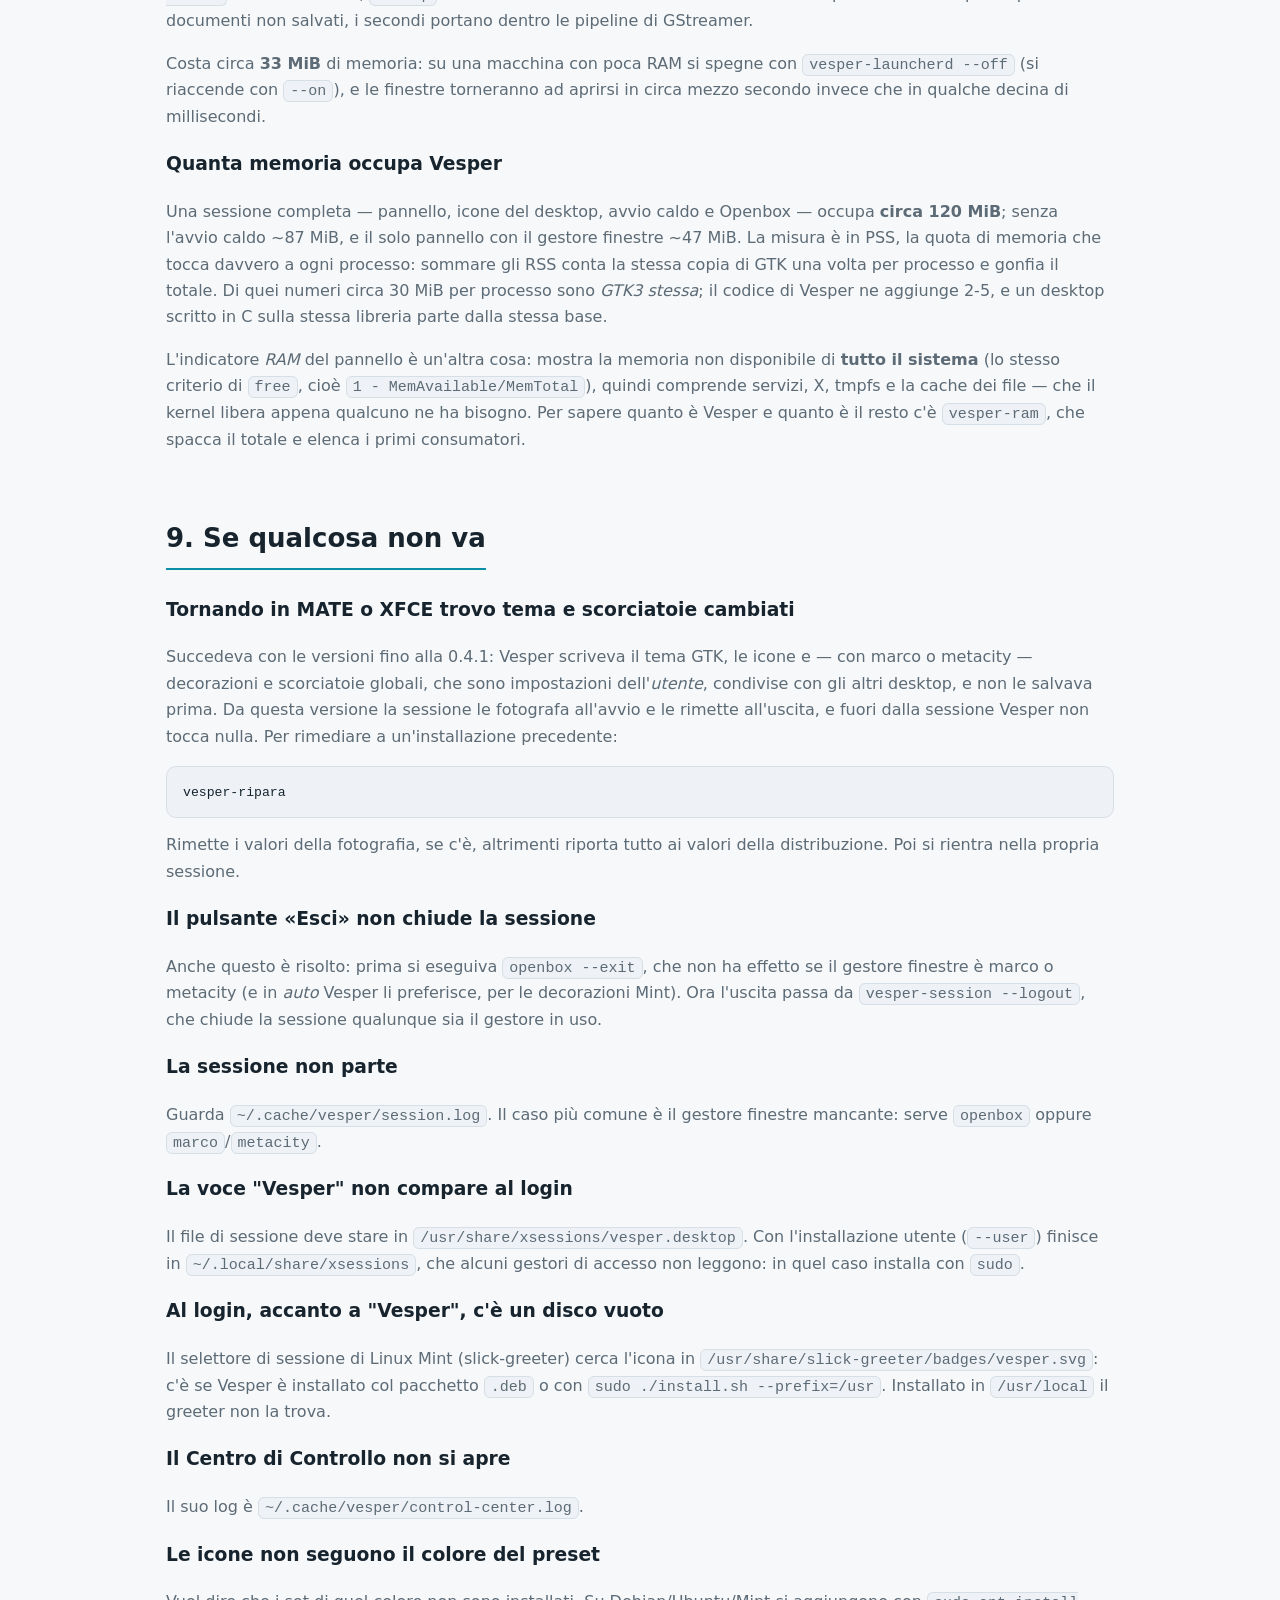
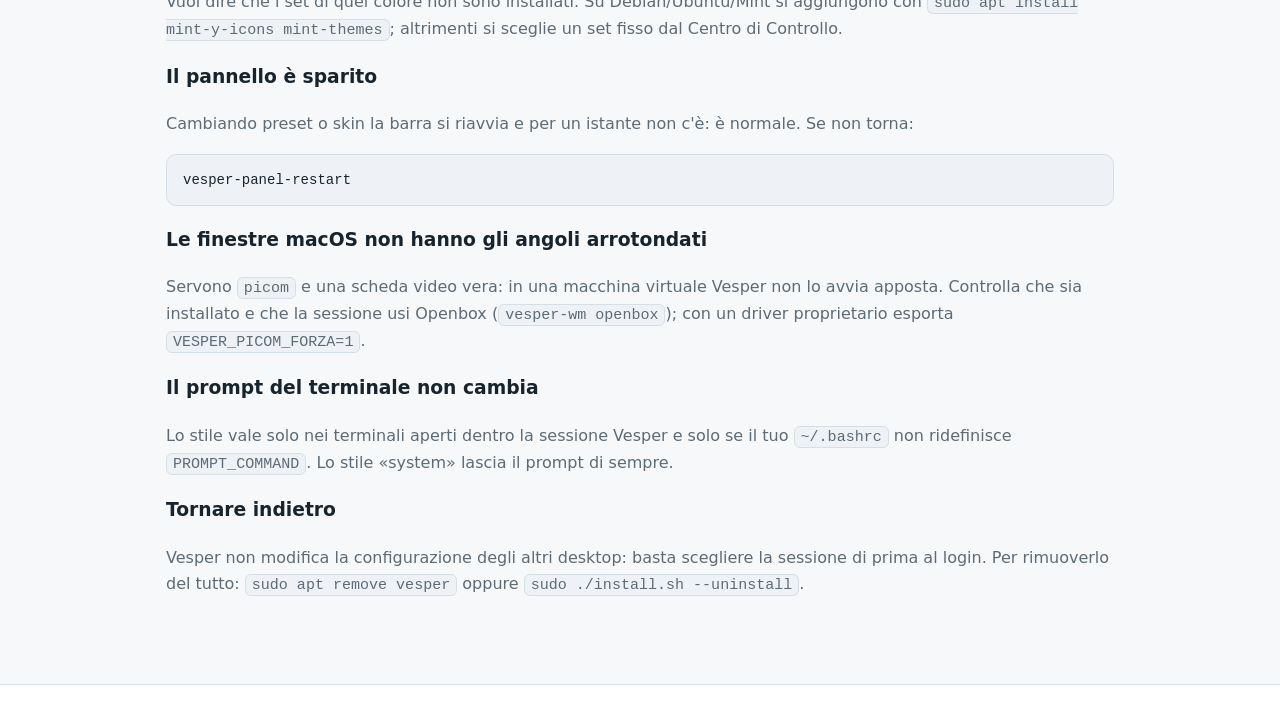
<file: docs/manuale.html>
<!DOCTYPE html>
<html lang="it">
<head>
<meta charset="utf-8">
<meta name="viewport" content="width=device-width, initial-scale=1">
<title>Manuale di Vesper</title>
<meta name="description" content="Manuale di Vesper: installazione, primo avvio, pannello, preset di aspetto, file manager, scorciatoie, configurazione e risoluzione dei problemi.">
<link rel="icon" href="img/logo-128.png" type="image/png">
<link rel="stylesheet" href="stile.css">
<script src="sito.js" defer></script>
</head>
<body>

<header class="top">
  <div class="riga">
    <a class="marchio" href="index.html"><img src="img/logo-128.png" alt="">Vesper</a>
    <nav>
      <a href="index.html">Home</a>
      <a href="#installare">Installare</a>
      <a href="#primo-avvio">Primo avvio</a>
      <a href="#pannello">Pannello</a>
      <a href="#aspetto">Aspetto</a>
      <a href="#file">File</a>
      <a href="#tasti">Tasti</a>
      <a href="#problemi">Problemi</a>
    </nav>
    <button class="tema" id="cambia-tema" type="button">☾ Scuro</button>
  </div>
</header>

<main>

<section>
  <h2>Manuale</h2>
  <p class="intro">
    Tutto quello che serve per installare e usare Vesper, dall'accesso al primo
    preset. Se qualcosa non torna, in fondo c'è la parte sui problemi comuni.
  </p>
</section>

<section id="installare">
  <h2>1. Installare</h2>

  <h3>Debian, Ubuntu, Linux Mint</h3>
<pre>sudo apt install ./vesper_0.7.2_all.deb</pre>
  <p class="intro">
    Il pacchetto tira dietro le dipendenze da solo. Per toglierlo:
    <code>sudo apt remove vesper</code> (la configurazione in
    <code>~/.config/vesper</code> resta).
  </p>

  <h3>Qualsiasi distribuzione, dai sorgenti</h3>
<pre>tar xzf vesper-0.7.2.tar.gz &amp;&amp; cd vesper-0.7.2
sudo ./install.sh --prefix=/usr     # come i pacchetti della distro
sudo ./install.sh                   # in /usr/local
./install.sh --user                 # in ~/.local, senza root
sudo ./install.sh --uninstall       # disinstalla</pre>
  <p class="intro">
    <code>DESTDIR=/tmp/pkg ./install.sh</code> serve a chi impacchetta. Nel
    repository ci sono già le ricette per Arch (<code>packaging/arch/PKGBUILD</code>),
    Fedora/openSUSE (<code>packaging/rpm/vesper.spec</code>) e Alpine
    (<code>packaging/alpine/APKBUILD</code>).
  </p>

  <h3>Dove finiscono i file</h3>
<pre>&lt;prefisso&gt;/bin/vesper-*                    comandi
&lt;prefisso&gt;/lib/vesper/                     pacchetto Python
&lt;prefisso&gt;/share/vesper/                   sfondi, skin, preset
&lt;prefisso&gt;/share/themes/                   temi delle finestre
&lt;prefisso&gt;/share/xsessions/vesper.desktop  voce di sessione
~/.config/vesper/                          configurazione dell'utente
~/.cache/vesper/                           log e roba rigenerabile</pre>
</section>

<section id="primo-avvio">
  <h2>2. Primo avvio</h2>
  <p class="intro">
    Esci dalla sessione, e nella schermata di accesso scegli <strong>Vesper</strong>
    dall'elenco delle sessioni (di solito è un'icona a forma di ingranaggio o il
    nome della sessione accanto al campo della password). Al primo accesso
    Vesper crea la sua configurazione in <code>~/.config/vesper</code> e applica
    il preset predefinito.
  </p>
  <p class="intro">
    Il log della sessione sta in <code>~/.cache/vesper/session.log</code>: è il
    primo posto dove guardare se qualcosa non parte.
  </p>
</section>

<section id="pannello">
  <h2>3. Il pannello</h2>
  <img src="img/desktop.png" alt="La barra di Vesper" style="width:100%;border-radius:12px;border:1px solid var(--bordo)">
  <p class="intro">
    Da sinistra: il <strong>menu</strong> (la stella), i lanciatori di terminale,
    file manager e Centro di Controllo, i <strong>desktop virtuali</strong> e la
    lista delle finestre. A destra: monitor delle risorse, schermi, rete, audio,
    microfono, Bluetooth, lingua, batteria, orologio e "mostra desktop".
  </p>
  <ul>
    <li><strong>Menu</strong>: ha una ricerca che filtra dal vivo le applicazioni
        installate, raggruppate nelle categorie standard.</li>
    <li><strong>Orologio</strong>: un clic apre il calendario, con la regolazione
        di ora, data e fuso orario.</li>
    <li><strong>Posizione</strong>: la barra si sposta in alto o in basso dal menu
        stesso o dal Centro di Controllo → <em>Pannello</em>.</li>
    <li><strong>Schermi</strong>: risoluzione e <em>orientamento</em> di ogni
        monitor — orizzontale, verticale (ruotato a sinistra o a destra) o
        capovolto — più estendi, duplica e «usa solo questo». Gli stessi comandi
        stanno nel Centro di Controllo → <em>Schermi</em>.
        <br><small>Ruotare gira l'immagine, non il mouse: su un monitor appeso
        in orizzontale il puntatore continua a muoversi nel verso dello schermo
        e sembra «storto». È il funzionamento di X, e su un monitor montato
        davvero in verticale torna tutto naturale. I touchscreen e i puntatori
        assoluti (anche quello delle macchine virtuali) vengono invece ruotati
        insieme allo schermo.</small></li>
    <li><strong>Più monitor</strong>: una barra per schermo, e il menu si apre su
        quello dove hai cliccato.</li>
    <li><strong>Finestre aperte</strong>: la barra mostra quelle del desktop
        corrente (più quelle impostate su tutti i desktop). Clic: porta davanti
        o riduce. <strong>Tasto destro</strong>: riduci/ripristina, massimizza,
        sempre in primo piano, sposta su un altro desktop, chiudi (ridurre a
        icona richiede <code>xdotool</code>).</li>
    <li><strong>Bluetooth</strong>: nel popup e in <em>Gestione Bluetooth</em> i
        dispositivi senza nome (telefoni, orologi, beacon nei dintorni) sono
        nascosti di default, come su Android e iOS; si mostrano con l'apposita
        casella e si riconoscono dal produttore e dalle ultime cifre del MAC.</li>
  </ul>
</section>

<section id="aspetto">
  <h2>4. Aspetto: i preset</h2>
  <img src="img/preset.png" alt="Selettore dei preset" style="width:100%;border-radius:12px;border:1px solid var(--bordo)">
  <p class="intro">
    Un <strong>preset</strong> è un look completo: colore d'accento, sfondo, set
    di icone, tema GTK e decorazione delle finestre. Si sceglie dal menu
    (<em>Aspetto: ...</em>), dal Centro di Controllo o da terminale:
  </p>
<pre>vesper-profile              # selettore grafico
vesper-profile list         # elenco dei preset
vesper-profile set viola    # applica
vesper-profile style vetro  # stile finestre: flat | vetro | telaio | aero</pre>
  <p class="intro">
    Le <strong>icone</strong> e il <strong>tema GTK</strong> seguono il colore del
    preset: Vesper usa i set del colore giusto fra quelli installati (le varianti
    Mint-Y e simili). Si può anche fissarne uno dal Centro di Controllo →
    <em>Tema GTK e icone</em>.
  </p>

  <h3>Sfondo</h3>
<pre>vesper-wallpaper list              # gli sfondi di serie
vesper-wallpaper set ~/foto.jpg    # un'immagine tua
vesper-wallpaper mode fit          # stretch | fit | center | tile
vesper-wallpaper reset             # torna a quello del preset</pre>

  <h3>Le finestre</h3>
  <p class="intro">
    Vesper sceglie da solo: se c'è <code>marco</code> (o <code>metacity</code>)
    usa le decorazioni vere di Mint nel colore del preset, altrimenti Openbox con
    le proprie. Per cambiare:
  </p>
<pre>vesper-wm            # mostra la scelta e cosa è disponibile
vesper-wm marco      # decorazioni di Mint
vesper-wm openbox    # decorazioni di Vesper
vesper-wm auto       # lascia decidere a Vesper (predefinito)</pre>
  <p class="intro">Ha effetto al prossimo accesso. Con Openbox le decorazioni
    di Vesper sono in sei famiglie, tutte nel colore del preset:</p>
<pre>vesper-profile theme core        # barra piatta scura (predefinita)
vesper-profile theme retro       # flat chiaro
vesper-profile theme cards       # barra graphite, pulsanti a sfera a sinistra
vesper-profile theme mac         # stile macOS chiaro
vesper-profile theme mac-scuro   # stile macOS scuro</pre>
  <p class="intro">
    Con le famiglie macOS e Cards gli <strong>angoli arrotondati e le
    ombre</strong> li aggiunge <code>picom</code>, se installato. Vesper lo
    avvia da sé con la propria configurazione e solo con una scheda video vera
    (Intel, AMD, nouveau); nelle macchine virtuali resta spento, perché il
    rendering software dava finestre bianche o nere. Con un driver proprietario
    lo si forza esportando <code>VESPER_PICOM_FORZA=1</code>; una
    configurazione personale va in <code>~/.config/vesper/picom.conf</code>.
  </p>

  <h3>Skin del pannello</h3>
  <p class="intro">
    La barra può seguire il preset oppure avere una palette fissa (HUD, scuro,
    chiaro, Nord, Solarized, Terminal Green, Ambra, alto contrasto, nero,
    bianco): Centro di Controllo → <em>Aspetto coordinato</em>. La skin colora
    anche l'interno delle finestre di Vesper. Con la casella
    <strong>Coordina</strong> (attiva di serie) icone e sfondo seguono il preset
    di colore più vicino alla skin, e le finestre macOS passano a chiare o
    scure secondo il suo tono; scegliere poi un preset riporta tutto al preset.
    Le skin sono file CSS: mettendone uno in
    <code>~/.config/vesper/panel-themes/</code> compare nell'elenco.
  </p>

  <h3>Prompt del terminale</h3>
  <p class="intro">
    Nei terminali aperti dentro Vesper il prompt può avere lo stile di Vesper
    (utente nel colore del preset), quello a due righe di Parrot/Kali o uno
    minimale. Di serie resta quello <strong>del sistema</strong>. Vesper non
    modifica <code>~/.bashrc</code>: lo stile vale solo nella sessione Vesper.
  </p>
<pre>vesper-prompt list           # gli stili
vesper-prompt set parrot     # system | default | parrot | plain</pre>
</section>

<section id="energia">
  <h2>4b. Energia</h2>
  <p class="intro">
    Centro di Controllo → <em>Energia</em> (o <code>vesper-power --stato</code>).
    Il servizio <code>vesper-power</code> parte con la sessione e:
  </p>
  <ul>
    <li><strong>blocca lo schermo prima della sospensione</strong>, così al
        risveglio serve la password (quella impostata in <em>Salvaschermo</em>:
        senza password non può bloccare);</li>
    <li><strong>spegne lo schermo</strong> dopo i minuti scelti (10 di serie);</li>
    <li><strong>sospende</strong> dopo un'inattività lunga, se lo vuoi (spento
        di serie);</li>
    <li>a <strong>batteria critica</strong> (5% di serie) avvisa e, un minuto
        dopo, sospende, iberna o spegne.</li>
  </ul>
  <p class="intro">
    Chiudere il coperchio e premere il tasto di accensione restano alle
    impostazioni del sistema (logind). Le scelte stanno in
    <code>~/.config/vesper/power.conf</code>.
  </p>
</section>

<section id="supporti">
  <h2>4c. Chiavette e dischi USB</h2>
  <p class="intro">
    Collegando una chiavetta, un disco USB o una scheda SD, Vesper la monta da
    sola in <code>/media/&lt;utente&gt;/&lt;nome&gt;</code>, lo dice con una
    notifica e apre il file manager sulla cartella. Passa da udisks2, come gli
    altri desktop: niente password per i supporti rimovibili, mai i dischi
    interni. I supporti cifrati non si aprono da soli: si aprono da
    <em>Dischi</em>. Si spegne (o si toglie l'apertura del file manager) da
    Centro di Controllo → <em>Supporti rimovibili</em>.
  </p>
</section>

<section id="notifiche">
  <h2>4d. Notifiche</h2>
  <p class="intro">
    Le notifiche le mostra <code>dunst</code> con una configurazione di Vesper,
    nei colori del preset (bordo d'accento, fondo chiaro o scuro): si rigenera
    a ogni cambio di preset in <code>~/.config/vesper/dunstrc</code>. La
    configurazione di dunst che usi negli altri desktop
    (<code>~/.config/dunst</code>) non viene letta né modificata. Senza dunst
    Vesper usa mako o xfce4-notifyd, se ci sono.
  </p>
</section>

<section id="file">
  <h2>5. File e desktop</h2>
  <img src="img/file-manager.png" alt="Il file manager" style="width:100%;border-radius:12px;border:1px solid var(--bordo)">
  <p class="intro">
    <code>vesper-files</code> apre la finestra; <code>vesper-files --desktop</code>
    è la modalità che disegna sfondo e icone del desktop (la avvia la sessione).
  </p>
  <ul>
    <li>Schede (<kbd>Ctrl+T</kbd>), viste a icone ed elenco, barra dei luoghi con
        le cartelle XDG, il cestino e i segnalibri di GTK.</li>
    <li>Copia, taglia e incolla asincroni con avanzamento; i nomi in conflitto
        diventano <em>file (2)</em>.</li>
    <li><kbd>Canc</kbd> sposta nel cestino, <kbd>Maiusc+Canc</kbd> elimina
        davvero (con conferma).</li>
    <li>Sul desktop le icone si posizionano liberamente e restano dove le
        metti. Il <strong>tasto destro</strong> su un'icona apre le sue azioni;
        sul desktop vuoto apre il menu di Vesper, uguale con Openbox e con
        marco: terminale, file manager, nuova cartella, i sottomenu
        <em>Strumenti</em>, <em>Schermo</em>, <em>Aspetto</em> e <em>Icone del
        desktop</em> (allineamento automatico), il riavvio del pannello e
        l'uscita.</li>
  </ul>
</section>

<section id="tasti">
  <h2>6. Scorciatoie</h2>
  <table>
    <tr><th>Tasti</th><th>Azione</th></tr>
    <tr><td><kbd>Super</kbd>+<kbd>C</kbd></td><td>Centro di Controllo</td></tr>
    <tr><td><kbd>Super</kbd>+<kbd>T</kbd></td><td>Terminale</td></tr>
    <tr><td><kbd>Super</kbd>+<kbd>E</kbd></td><td>File manager</td></tr>
    <tr><td><kbd>Super</kbd>+<kbd>P</kbd></td><td>Preset di aspetto</td></tr>
    <tr><td><kbd>Super</kbd>+<kbd>L</kbd></td><td>Blocca lo schermo</td></tr>
    <tr><td><kbd>Super</kbd>+<kbd>D</kbd></td><td>Mostra il desktop</td></tr>
    <tr><td><kbd>Super</kbd>+<kbd>V</kbd></td><td>Cronologia degli appunti</td></tr>
    <tr><td><kbd>Super</kbd>+<kbd>N</kbd></td><td>Filtro luce blu</td></tr>
    <tr><td><kbd>Stamp</kbd></td><td>Cattura schermata</td></tr>
    <tr><td><kbd>Super</kbd>+<kbd>Stamp</kbd></td><td>Cattura di un'area</td></tr>
  </table>
  <p class="intro">
    Si modificano dal Centro di Controllo → <em>Tasti rapidi</em>. Vesper
    scrive dove le cerca il gestore finestre in uso: nel proprio
    <code>~/.config/vesper/openbox-rc.xml</code> con Openbox (conservando
    commenti e formattazione), oppure nelle impostazioni di marco/metacity
    quando la sessione usa le decorazioni di Mint (lì i posti per i comandi
    sono dodici, è un limite loro). <code>vesper-keys backend</code> dice
    quale dei due è attivo.
  </p>

  <h3>Nel visualizzatore di immagini</h3>
  <p class="intro">
    <code>vesper-viewer</code> sfoglia la cartella dell'immagine aperta:
    <kbd>Pag su</kbd>/<kbd>Pag giù</kbd> (o la rotella) per cambiare foto,
    <kbd>Ctrl</kbd>+rotella per lo zoom, <kbd>Ctrl</kbd>+<kbd>0</kbd> per
    adattarla e <kbd>Ctrl</kbd>+<kbd>1</kbd> per la dimensione reale,
    <kbd>Ctrl</kbd>+<kbd>R</kbd> per ruotare, <kbd>F5</kbd> per la
    presentazione, <kbd>F11</kbd> per lo schermo intero,
    <kbd>Ctrl</kbd>+<kbd>B</kbd> per metterla come sfondo del desktop e
    <kbd>Canc</kbd> per spostarla nel cestino. L'elenco completo è dentro il
    programma con <kbd>Ctrl</kbd>+<kbd>Maiusc</kbd>+<kbd>H</kbd>.
  </p>

  <h3>Nell'editor di testo</h3>
  <p class="intro">
    <code>vesper-editor</code> ha le sue, tutte elencate dentro il programma
    con <kbd>Ctrl</kbd>+<kbd>Maiusc</kbd>+<kbd>H</kbd>.
  </p>
  <table>
    <tr><th>Tasti</th><th>Azione</th></tr>
    <tr><td><kbd>Ctrl</kbd>+<kbd>N</kbd> / <kbd>O</kbd> / <kbd>S</kbd></td><td>nuovo, apri, salva</td></tr>
    <tr><td><kbd>Ctrl</kbd>+<kbd>W</kbd> / <kbd>Q</kbd></td><td>chiudi la scheda, esci</td></tr>
    <tr><td><kbd>Ctrl</kbd>+<kbd>F</kbd> / <kbd>H</kbd>, <kbd>F3</kbd></td><td>trova, sostituisci, occorrenza successiva</td></tr>
    <tr><td><kbd>Ctrl</kbd>+<kbd>I</kbd></td><td>vai a riga</td></tr>
    <tr><td><kbd>Ctrl</kbd>+<kbd>D</kbd> / <kbd>Ctrl</kbd>+<kbd>Maiusc</kbd>+<kbd>D</kbd></td><td>elimina, duplica la riga</td></tr>
    <tr><td><kbd>Alt</kbd>+<kbd>Su</kbd> / <kbd>Giù</kbd></td><td>sposta la riga</td></tr>
    <tr><td><kbd>Ctrl</kbd>+<kbd>/</kbd></td><td>commenta o decommenta</td></tr>
    <tr><td><kbd>Ctrl</kbd>+<kbd>+</kbd> / <kbd>-</kbd> / <kbd>0</kbd></td><td>dimensione del testo</td></tr>
    <tr><td><kbd>Ctrl</kbd>+<kbd>PagSu</kbd> / <kbd>PagGiù</kbd>, <kbd>Alt</kbd>+<kbd>1…9</kbd></td><td>cambia scheda</td></tr>
  </table>
</section>

<section id="comandi">
  <h2>7. Comandi</h2>
  <table>
    <tr><th>Comando</th><th>A cosa serve</th></tr>
    <tr><td><code>vesper-session</code></td><td>avvia la sessione (lo chiama il gestore di accesso)</td></tr>
    <tr><td><code>vesper-panel</code></td><td>la barra</td></tr>
    <tr><td><code>vesper-control-center [vista]</code></td><td>impostazioni; <code>vesper-control-center --help</code> elenca le viste</td></tr>
    <tr><td><code>vesper-files [cartella]</code></td><td>file manager; <code>--desktop</code> per sfondo e icone</td></tr>
    <tr><td><code>vesper-profile</code></td><td>preset di aspetto</td></tr>
    <tr><td><code>vesper-wallpaper</code></td><td>sfondo</td></tr>
    <tr><td><code>vesper-wm</code></td><td>gestore finestre e decorazioni</td></tr>
    <tr><td><code>vesper-lang</code></td><td>lingua dell'interfaccia</td></tr>
    <tr><td><code>vesper-screensaver</code></td><td>salvaschermo e blocco schermo</td></tr>
    <tr><td><code>vesper-logout</code></td><td>dialogo di fine sessione</td></tr>
    <tr><td><code>vesper-editor [+riga] [file…]</code></td><td>editor di testo con colorazione della sintassi</td></tr>
    <tr><td><code>vesper-viewer [file o cartella]</code></td><td>visualizzatore di immagini</td></tr>
    <tr><td><code>vesper-player</code>, <code>vesper-video</code></td><td>lettore audio e riproduttore video</td></tr>
    <tr><td><code>vesper-recorder</code></td><td>registratore vocale (salva in ~/Musica/Registrazioni)</td></tr>
    <tr><td><code>vesper-disks</code></td><td>dischi e chiavette: elenco, montaggio, smontaggio</td></tr>
    <tr><td><code>vesper-keys</code></td><td>scorciatoie del desktop (usato dal Centro di Controllo)</td></tr>
    <tr><td><code>vesper-launcherd</code>, <code>vesper-launch</code></td><td>avvio «caldo» delle finestre: <code>--status</code>, <code>--stop</code></td></tr>
    <tr><td><code>vesper-power</code></td><td>energia: <code>--stato</code>, <code>--ricarica</code>, <code>--stop</code></td></tr>
    <tr><td><code>vesper-prompt</code></td><td>stile del prompt nei terminali della sessione</td></tr>
    <tr><td><code>vesper-zram</code></td><td>memoria compressa: <code>status</code>, <code>enable [%]</code>, <code>disable</code></td></tr>
    <tr><td><code>vesper-screenshot</code>, <code>vesper-clipboard</code>, <code>vesper-nightlight</code>, <code>vesper-screens</code>, <code>vesper-audio</code>, <code>vesper-wifi</code>, <code>vesper-bluetooth</code>, <code>vesper-battery</code>, <code>vesper-brightness</code></td><td>utilità richiamate dal pannello e dalle scorciatoie</td></tr>
  </table>
</section>

<section id="config">
  <h2>8. Configurazione</h2>
  <p class="intro">Tutto sotto <code>~/.config/vesper/</code>, file di testo modificabili a mano:</p>
  <table>
    <tr><th>File</th><th>Contenuto</th></tr>
    <tr><td><code>profile</code></td><td>preset attivo</td></tr>
    <tr><td><code>accent.css</code>, <code>window-style.css</code></td><td>generati dal preset (non si modificano a mano)</td></tr>
    <tr><td><code>wallpaper</code>, <code>wallpaper-mode</code></td><td>sfondo scelto e adattamento</td></tr>
    <tr><td><code>panel.conf</code>, <code>panel-theme</code></td><td>barra: posizione, altezza, icone, skin</td></tr>
    <tr><td><code>icon-theme</code>, <code>gtk-theme</code>, <code>theme</code>, <code>window-style</code></td><td>scelte di icone, tema GTK e finestre</td></tr>
    <tr><td><code>ui-mode</code></td><td>interfaccia chiara o scura: auto, chiaro, scuro</td></tr>
    <tr><td><code>wm</code></td><td>gestore finestre: auto, openbox, marco, metacity</td></tr>
    <tr><td><code>openbox-rc.xml</code>, <code>openbox-menu.xml</code></td><td>configurazione del gestore finestre (solo di Vesper)</td></tr>
    <tr><td><code>desktop-items.json</code></td><td>posizione delle icone sul desktop</td></tr>
    <tr><td><code>lang</code></td><td>lingua dell'interfaccia (assente = quella del sistema)</td></tr>
    <tr><td><code>dunstrc</code></td><td>notifiche nei colori del preset (generato: non modificare)</td></tr>
    <tr><td><code>automount.conf</code></td><td>montaggio automatico dei supporti rimovibili (enabled, open)</td></tr>
    <tr><td><code>power.conf</code></td><td>energia: blocco alla sospensione, spegnimento schermo, sospensione, batteria critica</td></tr>
    <tr><td><code>prompt</code></td><td>stile del prompt: system, default, parrot, plain</td></tr>
    <tr><td><code>skin-coord</code></td><td>preset seguito da icone e sfondo quando la skin è coordinata</td></tr>
    <tr><td><code>picom.conf</code></td><td>(facoltativo) configurazione personale di picom</td></tr>
  </table>
  <p class="intro">
    Vesper non tocca <code>~/.config/openbox</code>: se usi Openbox anche per
    conto tuo, la tua configurazione resta intatta. Lo stesso per
    <code>~/.config/picom.conf</code> e <code>~/.bashrc</code>.
  </p>
  <p class="intro">
    La <strong>lingua</strong> scelta in Vesper passa anche agli altri programmi
    della sessione (menu delle finestre di Openbox, finestre di dialogo GTK)
    attraverso la variabile <code>LANGUAGE</code>; la lingua di sistema non
    cambia. Openbox la rilegge al prossimo accesso.
  </p>
</section>

<section id="problemi">
  <h3>Memoria compressa (zram)</h3>
  <p class="intro">
    La zram è uno swap che vive nella RAM e tiene i dati compressi: invece di
    scrivere sul disco, comprime (con zstd tre o quattro volte). Conta
    soprattutto sotto i 2,5 GB di memoria e nelle sessioni live, dove il
    sistema sta già in RAM; con molta memoria cambia poco. Vesper
    <strong>non la accende mai da solo</strong>: lo swap è configurazione di
    sistema. Lo stato si vede in Centro di Controllo →
    <em>Memoria compressa</em>, che dice anche se ci sono due gestori
    installati insieme (capita con <code>zram-tools</code> accanto a
    <code>systemd-zram-generator</code>: uno dei due fallisce a ogni avvio).
    L'attivazione è esplicita, chiede i privilegi e scrive
    <code>/etc/systemd/zram-generator.conf</code>; senza systemd attiva la
    zram per la sessione e stampa la riga da mettere nell'avvio della propria
    distribuzione.
  </p>

  <h3>Avvio «caldo» delle finestre</h3>
  <p class="intro">
    La sessione avvia <code>vesper-launcherd</code>, un processo che tiene GTK
    e i moduli del desktop gia' importati e apre le finestre dentro di se':
    Centro di Controllo, preset, file manager, visualizzatore di immagini e
    dischi partono in qualche
    decina di millisecondi invece di ripagare ogni volta il costo degli
    import — si sente soprattutto su live, VM e dischi lenti. Se il servizio
    non gira, i comandi partono nel modo normale: non e' mai una dipendenza.
    <code>vesper-launcherd --status</code> dice se e' attivo,
    <code>--stop</code> lo ferma. L'editor e i lettori multimediali restano
    processi a se': il primo puo' avere documenti non salvati, i secondi
    portano dentro le pipeline di GStreamer.
  </p>
  <p class="intro">
    Costa circa <strong>33 MiB</strong> di memoria: su una macchina con poca
    RAM si spegne con <code>vesper-launcherd --off</code> (si riaccende con
    <code>--on</code>), e le finestre torneranno ad aprirsi in circa mezzo
    secondo invece che in qualche decina di millisecondi.
  </p>

  <h3>Quanta memoria occupa Vesper</h3>
  <p class="intro">
    Una sessione completa — pannello, icone del desktop, avvio caldo e
    Openbox — occupa <strong>circa 120 MiB</strong>; senza l'avvio caldo
    ~87 MiB, e il solo pannello con il gestore finestre ~47 MiB. La misura è
    in PSS, la quota di memoria che tocca davvero a ogni processo: sommare
    gli RSS conta la stessa copia di GTK una volta per processo e gonfia il
    totale. Di quei numeri circa 30 MiB per processo sono <em>GTK3 stessa</em>;
    il codice di Vesper ne aggiunge 2-5, e un desktop scritto in C sulla
    stessa libreria parte dalla stessa base.
  </p>
  <p class="intro">
    L'indicatore <em>RAM</em> del pannello è un'altra cosa: mostra la memoria
    non disponibile di <strong>tutto il sistema</strong> (lo stesso criterio
    di <code>free</code>, cioè <code>1 - MemAvailable/MemTotal</code>), quindi
    comprende servizi, X, tmpfs e la cache dei file — che il kernel libera
    appena qualcuno ne ha bisogno. Per sapere quanto è Vesper e quanto è il
    resto c'è <code>vesper-ram</code>, che spacca il totale e elenca i primi
    consumatori.
  </p>
</section>

<section id="problemi">
  <h2>9. Se qualcosa non va</h2>

  <h3>Tornando in MATE o XFCE trovo tema e scorciatoie cambiati</h3>
  <p class="intro">
    Succedeva con le versioni fino alla 0.4.1: Vesper scriveva il tema GTK, le
    icone e — con marco o metacity — decorazioni e scorciatoie globali, che
    sono impostazioni dell'<em>utente</em>, condivise con gli altri desktop, e
    non le salvava prima. Da questa versione la sessione le fotografa
    all'avvio e le rimette all'uscita, e fuori dalla sessione Vesper non tocca
    nulla. Per rimediare a un'installazione precedente:
  </p>
  <pre><code>vesper-ripara</code></pre>
  <p class="intro">
    Rimette i valori della fotografia, se c'è, altrimenti riporta tutto ai
    valori della distribuzione. Poi si rientra nella propria sessione.
  </p>

  <h3>Il pulsante «Esci» non chiude la sessione</h3>
  <p class="intro">
    Anche questo è risolto: prima si eseguiva <code>openbox --exit</code>, che
    non ha effetto se il gestore finestre è marco o metacity (e in
    <em>auto</em> Vesper li preferisce, per le decorazioni Mint). Ora l'uscita
    passa da <code>vesper-session --logout</code>, che chiude la sessione
    qualunque sia il gestore in uso.
  </p>

  <h3>La sessione non parte</h3>
  <p class="intro">
    Guarda <code>~/.cache/vesper/session.log</code>. Il caso più comune è il
    gestore finestre mancante: serve <code>openbox</code> oppure
    <code>marco</code>/<code>metacity</code>.
  </p>

  <h3>La voce "Vesper" non compare al login</h3>
  <p class="intro">
    Il file di sessione deve stare in <code>/usr/share/xsessions/vesper.desktop</code>.
    Con l'installazione utente (<code>--user</code>) finisce in
    <code>~/.local/share/xsessions</code>, che alcuni gestori di accesso non
    leggono: in quel caso installa con <code>sudo</code>.
  </p>

  <h3>Al login, accanto a "Vesper", c'è un disco vuoto</h3>
  <p class="intro">
    Il selettore di sessione di Linux Mint (slick-greeter) cerca l'icona in
    <code>/usr/share/slick-greeter/badges/vesper.svg</code>: c'è se Vesper è
    installato col pacchetto <code>.deb</code> o con
    <code>sudo ./install.sh --prefix=/usr</code>. Installato in
    <code>/usr/local</code> il greeter non la trova.
  </p>

  <h3>Il Centro di Controllo non si apre</h3>
  <p class="intro">
    Il suo log è <code>~/.cache/vesper/control-center.log</code>.
  </p>

  <h3>Le icone non seguono il colore del preset</h3>
  <p class="intro">
    Vuol dire che i set di quel colore non sono installati. Su Debian/Ubuntu/Mint
    si aggiungono con <code>sudo apt install mint-y-icons mint-themes</code>;
    altrimenti si sceglie un set fisso dal Centro di Controllo.
  </p>

  <h3>Il pannello è sparito</h3>
  <p class="intro">Cambiando preset o skin la barra si riavvia e per un
    istante non c'è: è normale. Se non torna:</p>
<pre>vesper-panel-restart</pre>

  <h3>Le finestre macOS non hanno gli angoli arrotondati</h3>
  <p class="intro">
    Servono <code>picom</code> e una scheda video vera: in una macchina virtuale
    Vesper non lo avvia apposta. Controlla che sia installato e che la sessione
    usi Openbox (<code>vesper-wm openbox</code>); con un driver proprietario
    esporta <code>VESPER_PICOM_FORZA=1</code>.
  </p>

  <h3>Il prompt del terminale non cambia</h3>
  <p class="intro">
    Lo stile vale solo nei terminali aperti dentro la sessione Vesper e solo se
    il tuo <code>~/.bashrc</code> non ridefinisce <code>PROMPT_COMMAND</code>.
    Lo stile «system» lascia il prompt di sempre.
  </p>

  <h3>Tornare indietro</h3>
  <p class="intro">
    Vesper non modifica la configurazione degli altri desktop: basta scegliere
    la sessione di prima al login. Per rimuoverlo del tutto:
    <code>sudo apt remove vesper</code> oppure
    <code>sudo ./install.sh --uninstall</code>.
  </p>
</section>

</main>

<footer class="fondo">
  <div class="riga">
    <p><strong>Vesper</strong> — Copyright © 2026 <strong>Daniele Deplano (RedRider21)</strong>.
       Licenza <a href="https://github.com/RedRider21/vesper/blob/master/LICENSE">GNU AGPL v3.0 o successiva</a>.</p>
  </div>
</footer>

<button id="torna-su" type="button" title="Torna all'inizio" aria-label="Torna all'inizio">↑</button>

</body>
</html>
</file>
<file: docs/stile.css>
/* Vesper - foglio di stile del sito. Nessuna dipendenza esterna.
   Due temi: chiaro e scuro. Di serie segue le preferenze del sistema; il
   pulsante in alto a destra forza una delle due e la ricorda. */

:root {
  --accent: #0b8ea8;
  --accent-forte: #00e5ff;
  --fondo: #f6f8fa;
  --fondo-2: #ffffff;
  --fondo-3: #eef2f6;
  --testo: #17242e;
  --testo-tenue: #5d6b76;
  --bordo: #d7dfe6;
  --ombra: 0 1px 3px rgba(20,35,50,.08), 0 8px 24px rgba(20,35,50,.06);
  --raggio: 12px;
  --larghezza: 980px;
}

html[data-tema="scuro"] {
  --accent: #00e5ff;
  --accent-forte: #7df3ff;
  --fondo: #050a14;
  --fondo-2: #0a1422;
  --fondo-3: #0a1a26;
  --testo: #c8f5ff;
  --testo-tenue: #7fa3b3;
  --bordo: #17293a;
  --ombra: 0 1px 3px rgba(0,0,0,.5), 0 10px 30px rgba(0,0,0,.45);
}

@media (prefers-color-scheme: dark) {
  html:not([data-tema="chiaro"]) {
    --accent: #00e5ff;
    --accent-forte: #7df3ff;
    --fondo: #050a14;
    --fondo-2: #0a1422;
    --fondo-3: #0a1a26;
    --testo: #c8f5ff;
    --testo-tenue: #7fa3b3;
    --bordo: #17293a;
    --ombra: 0 1px 3px rgba(0,0,0,.5), 0 10px 30px rgba(0,0,0,.45);
  }
}

* { box-sizing: border-box; }

body {
  margin: 0;
  background: var(--fondo);
  color: var(--testo);
  font: 16px/1.65 system-ui, -apple-system, "Segoe UI", Cantarell, sans-serif;
  -webkit-font-smoothing: antialiased;
}

a { color: var(--accent); text-decoration: none; }
a:hover { text-decoration: underline; }

/* ---- intestazione fissa ---- */
header.top {
  position: sticky; top: 0; z-index: 50;
  background: color-mix(in srgb, var(--fondo) 88%, transparent);
  backdrop-filter: blur(10px);
  border-bottom: 1px solid var(--bordo);
}
.top .riga {
  max-width: var(--larghezza); margin: 0 auto; padding: 10px 16px;
  display: flex; align-items: center; gap: 14px;
}
.top .marchio { display: flex; align-items: center; gap: 10px; font-weight: 700; }
.top .marchio img { width: 26px; height: 26px; }
.top nav { margin-left: auto; display: flex; gap: 16px; flex-wrap: wrap; }
.top nav a { color: var(--testo-tenue); font-size: 15px; }
.top nav a:hover { color: var(--accent); text-decoration: none; }

button.tema {
  border: 1px solid var(--bordo); background: var(--fondo-2); color: var(--testo);
  border-radius: 999px; padding: 6px 12px; cursor: pointer; font-size: 14px;
  display: inline-flex; align-items: center; gap: 6px;
}
button.tema:hover { border-color: var(--accent); color: var(--accent); }

/* ---- copertina ---- */
.copertina {
  max-width: var(--larghezza); margin: 0 auto; padding: 34px 16px 10px;
  text-align: center;
}
.copertina img.banner {
  width: 100%; border-radius: var(--raggio); box-shadow: var(--ombra);
}
.copertina p.claim {
  font-size: 19px; color: var(--testo-tenue); margin: 18px auto 22px;
  max-width: 720px;
}
.bottoni { display: flex; gap: 12px; justify-content: center; flex-wrap: wrap; }
.bottone {
  display: inline-block; padding: 11px 20px; border-radius: 10px;
  background: var(--accent); color: #04121a; font-weight: 650;
  border: 1px solid transparent;
}
/* NB: niente regole tipo `html[data-tema="scuro"] .bottone`: sarebbero più
   specifiche di `.bottone.secondario` e imporrebbero il testo scuro anche ai
   bottoni secondari, che hanno fondo scuro (testo invisibile). */
.bottone:hover { text-decoration: none; filter: brightness(1.08); }
.bottone.secondario {
  background: var(--fondo-2); color: var(--testo); border-color: var(--bordo);
}
.bottone.secondario:hover { border-color: var(--accent); color: var(--accent); }

/* ---- sezioni ---- */
main { max-width: var(--larghezza); margin: 0 auto; padding: 0 16px 60px; }
section { padding: 38px 0 10px; }
section > h2 {
  font-size: 26px; margin: 0 0 6px;
  padding-bottom: 8px; border-bottom: 2px solid var(--accent);
  display: inline-block;
}
section > p.intro { color: var(--testo-tenue); margin-top: 10px; }

.griglia { display: grid; gap: 18px; grid-template-columns: repeat(2, 1fr); }
@media (max-width: 760px) { .griglia { grid-template-columns: 1fr; } }

figure.scatto {
  margin: 0; background: var(--fondo-2); border: 1px solid var(--bordo);
  border-radius: var(--raggio); overflow: hidden; box-shadow: var(--ombra);
}
figure.scatto img { width: 100%; display: block; }
figure.scatto figcaption {
  padding: 10px 14px; font-size: 14px; color: var(--testo-tenue);
  border-top: 1px solid var(--bordo);
}

.schede { display: grid; gap: 14px; grid-template-columns: repeat(3, 1fr); }
@media (max-width: 860px) { .schede { grid-template-columns: repeat(2, 1fr); } }
@media (max-width: 560px) { .schede { grid-template-columns: 1fr; } }
.scheda {
  background: var(--fondo-2); border: 1px solid var(--bordo);
  border-radius: var(--raggio); padding: 16px;
}
.scheda h3 { margin: 0 0 6px; font-size: 17px; color: var(--accent); }
.scheda p { margin: 0; font-size: 15px; color: var(--testo-tenue); }

pre {
  background: var(--fondo-3); border: 1px solid var(--bordo);
  border-radius: 10px; padding: 14px 16px; overflow-x: auto;
  font: 14px/1.6 ui-monospace, "JetBrains Mono", Menlo, Consolas, monospace;
  color: var(--testo);
}
code { font-family: ui-monospace, Menlo, Consolas, monospace; font-size: .94em; }
p code, li code, td code {
  background: var(--fondo-3); border: 1px solid var(--bordo);
  border-radius: 6px; padding: 1px 6px;
}

table { width: 100%; border-collapse: collapse; margin: 14px 0; font-size: 15px; }
th, td { text-align: left; padding: 9px 10px; border-bottom: 1px solid var(--bordo); }
th { color: var(--accent); font-size: 14px; }

.tavolozza { display: flex; flex-wrap: wrap; gap: 8px; margin-top: 12px; }
.tinta {
  width: 46px; height: 46px; border-radius: 10px; border: 1px solid var(--bordo);
}

footer.fondo {
  border-top: 1px solid var(--bordo); background: var(--fondo-2);
  padding: 26px 16px; color: var(--testo-tenue); font-size: 15px;
}
footer.fondo .riga { max-width: var(--larghezza); margin: 0 auto; }

/* ---- torna su ---- */
#torna-su {
  position: fixed; right: 20px; bottom: 20px; z-index: 60;
  width: 46px; height: 46px; border-radius: 50%;
  border: 1px solid var(--bordo); background: var(--fondo-2); color: var(--accent);
  box-shadow: var(--ombra); cursor: pointer; font-size: 20px; line-height: 1;
  opacity: 0; pointer-events: none; transition: opacity .18s ease, transform .18s ease;
}
#torna-su.visibile { opacity: 1; pointer-events: auto; }
#torna-su:hover { transform: translateY(-2px); border-color: var(--accent); }

@media (prefers-reduced-motion: reduce) {
  #torna-su { transition: none; }
  html { scroll-behavior: auto; }
}
html { scroll-behavior: smooth; }
</file>
